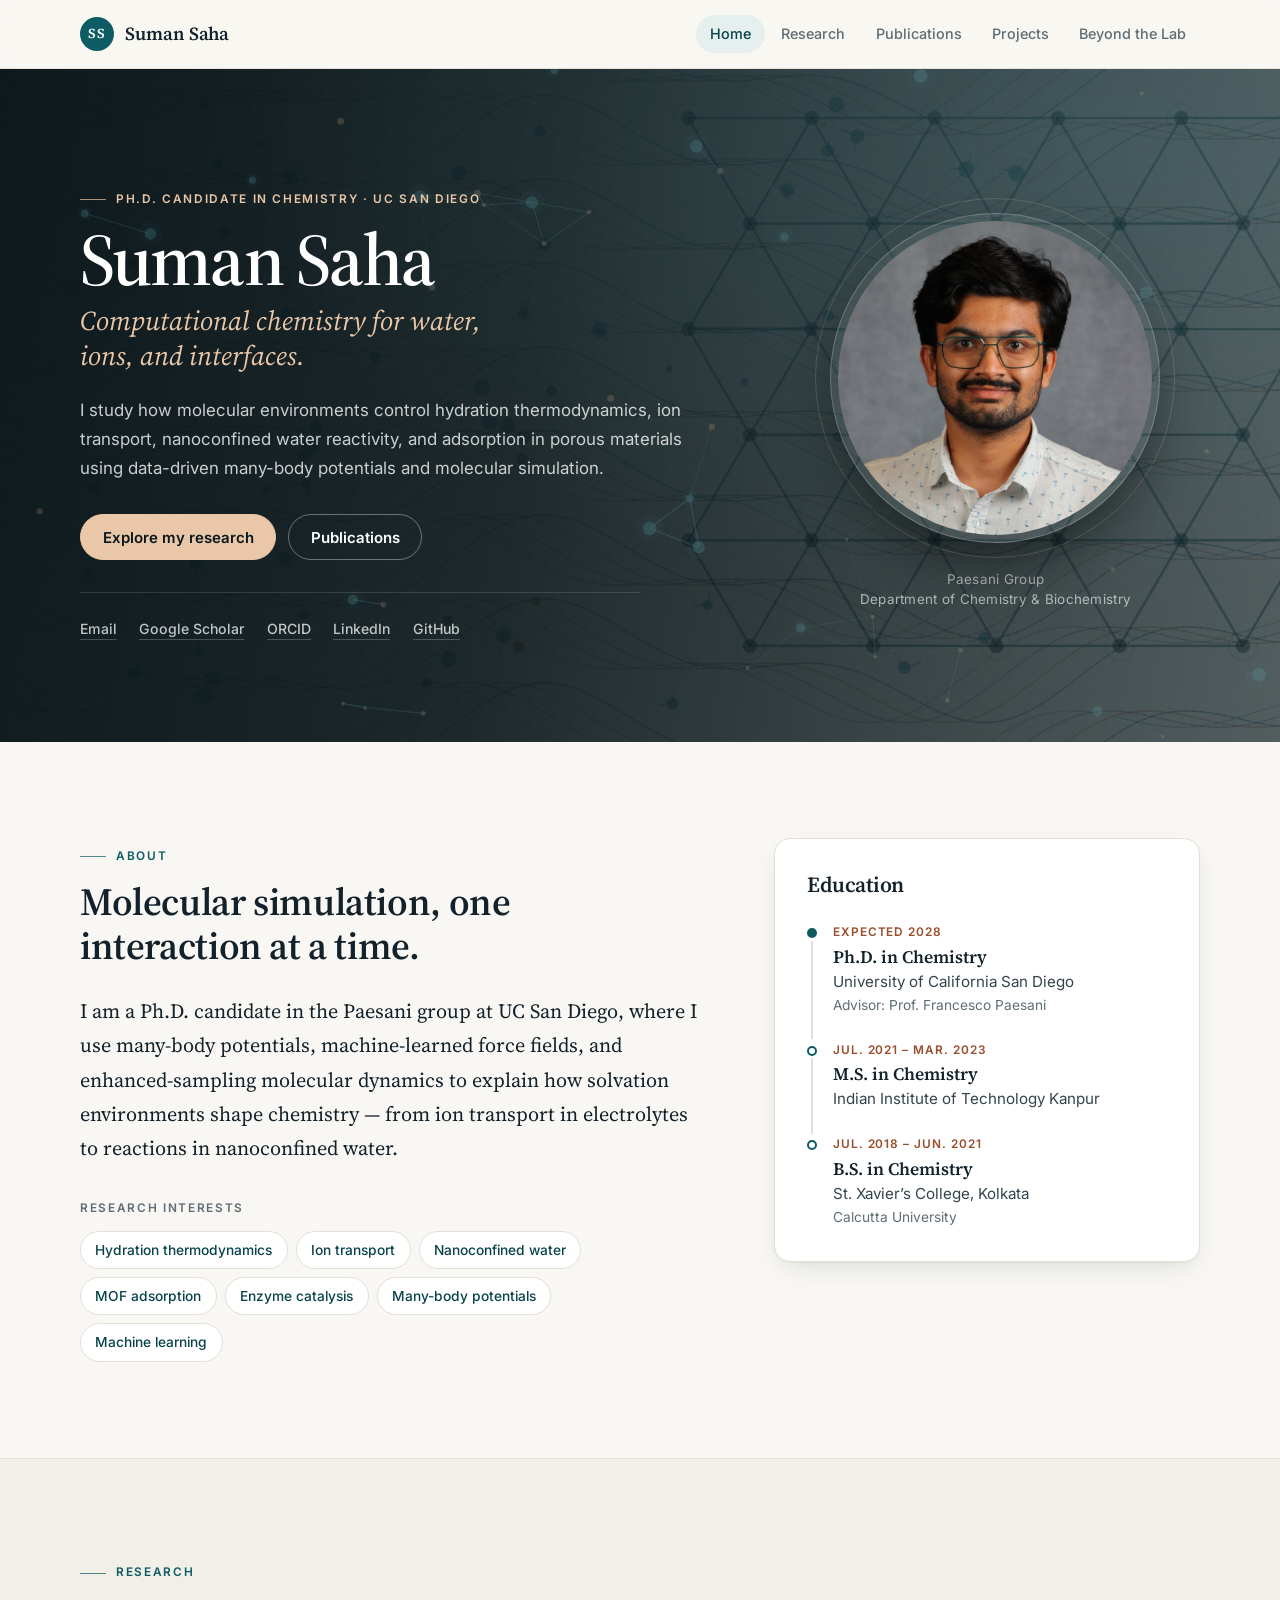
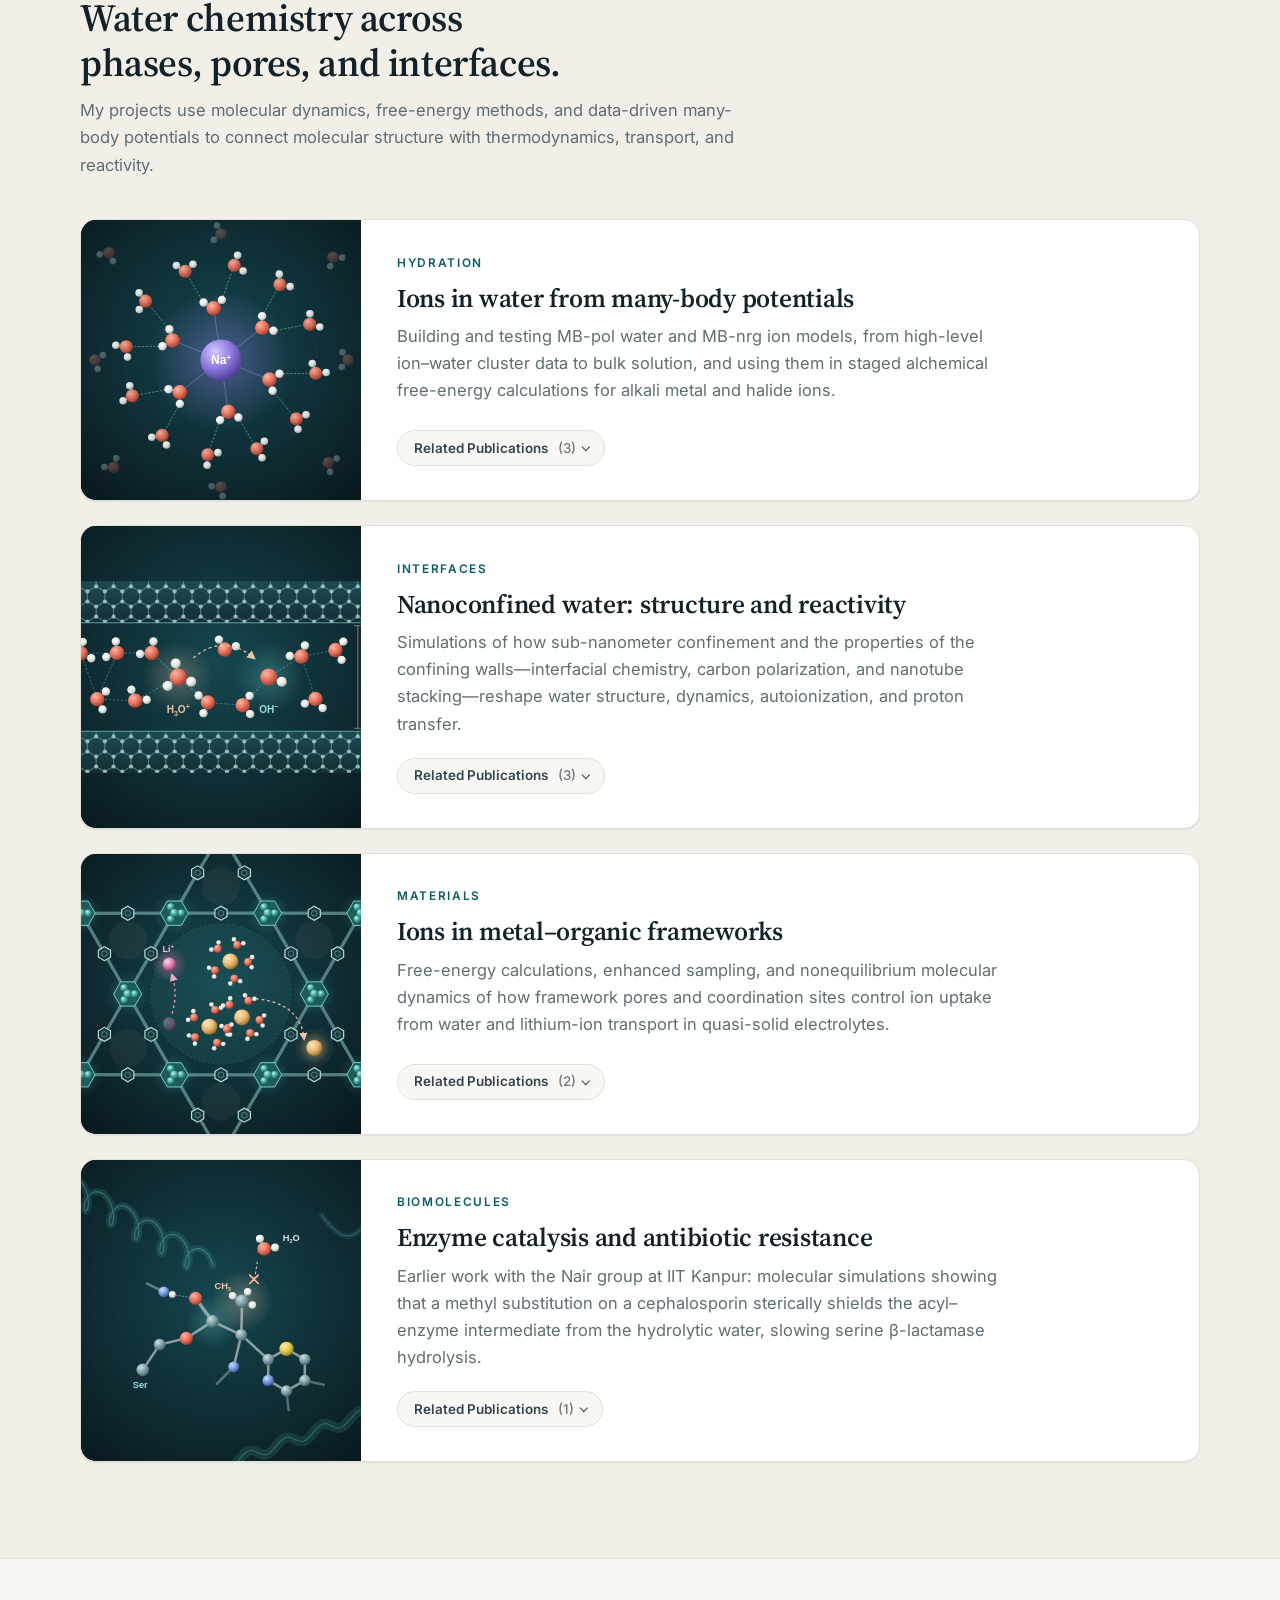
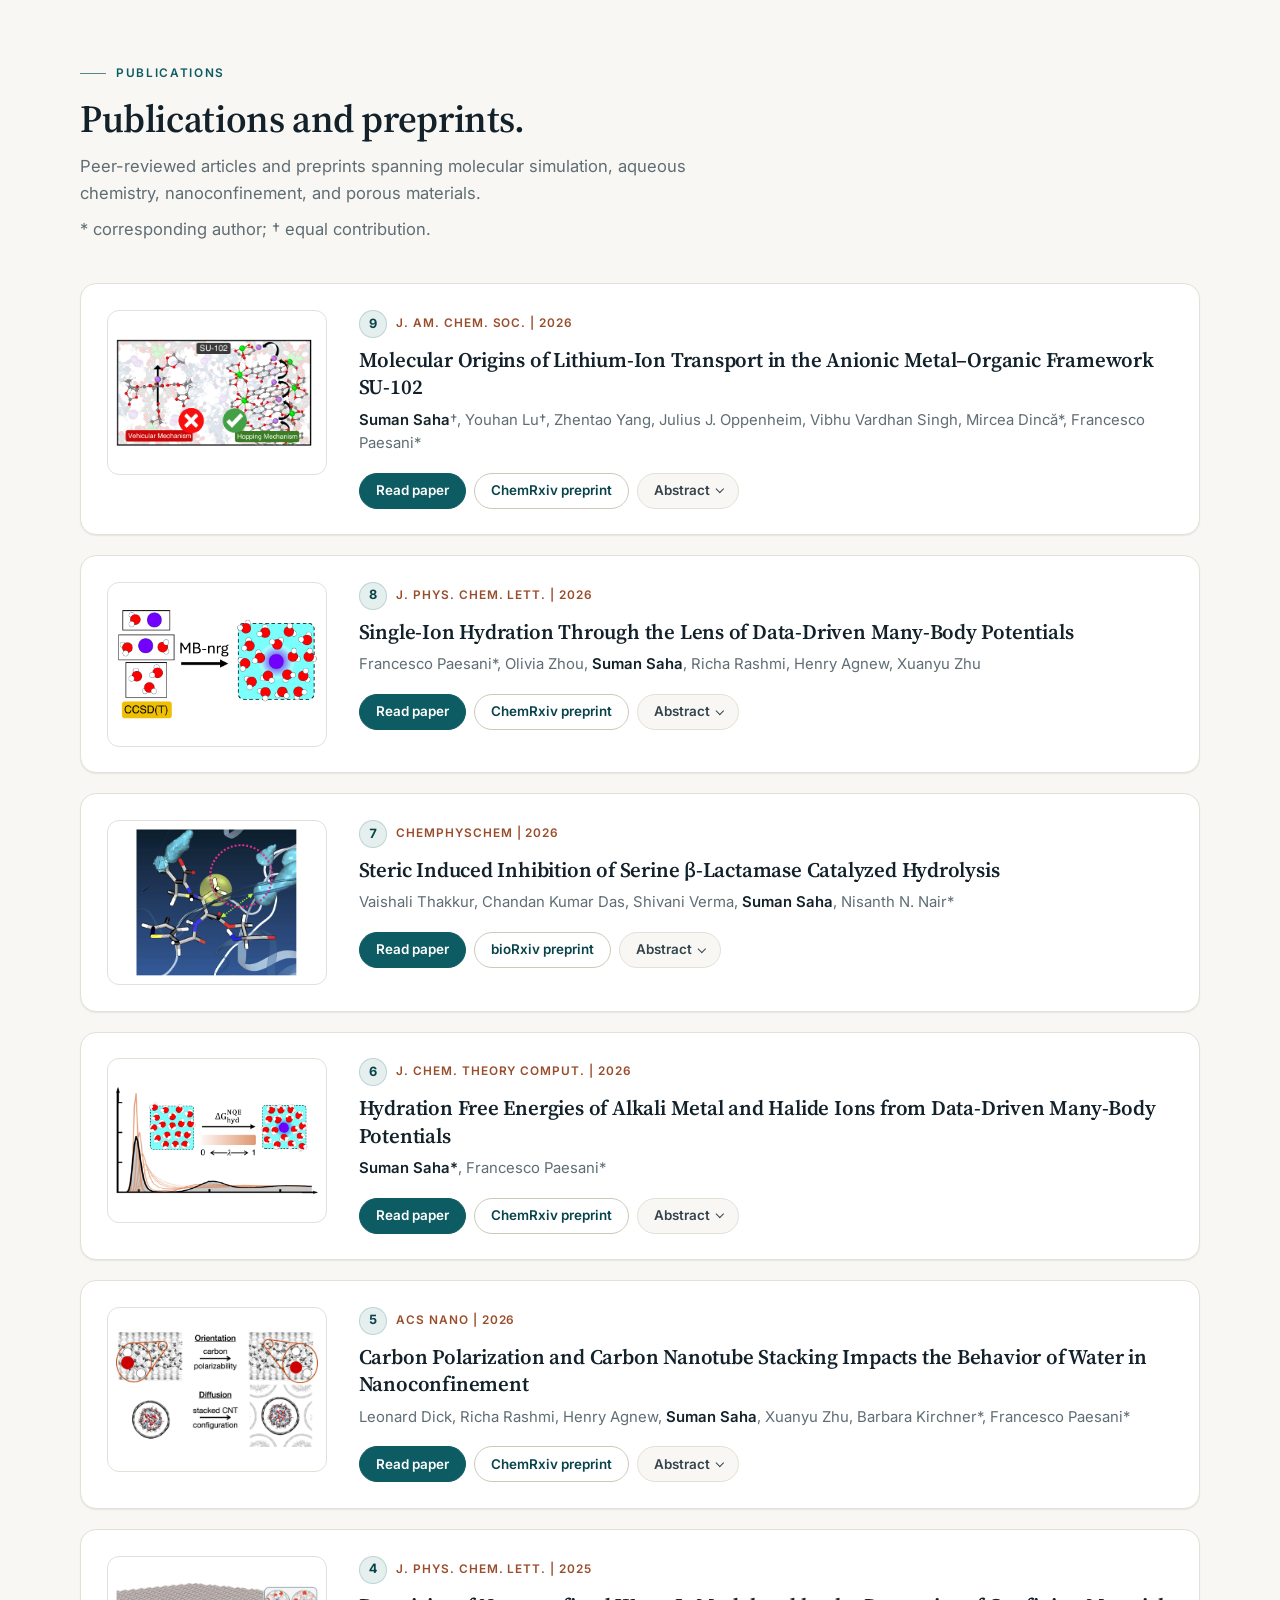
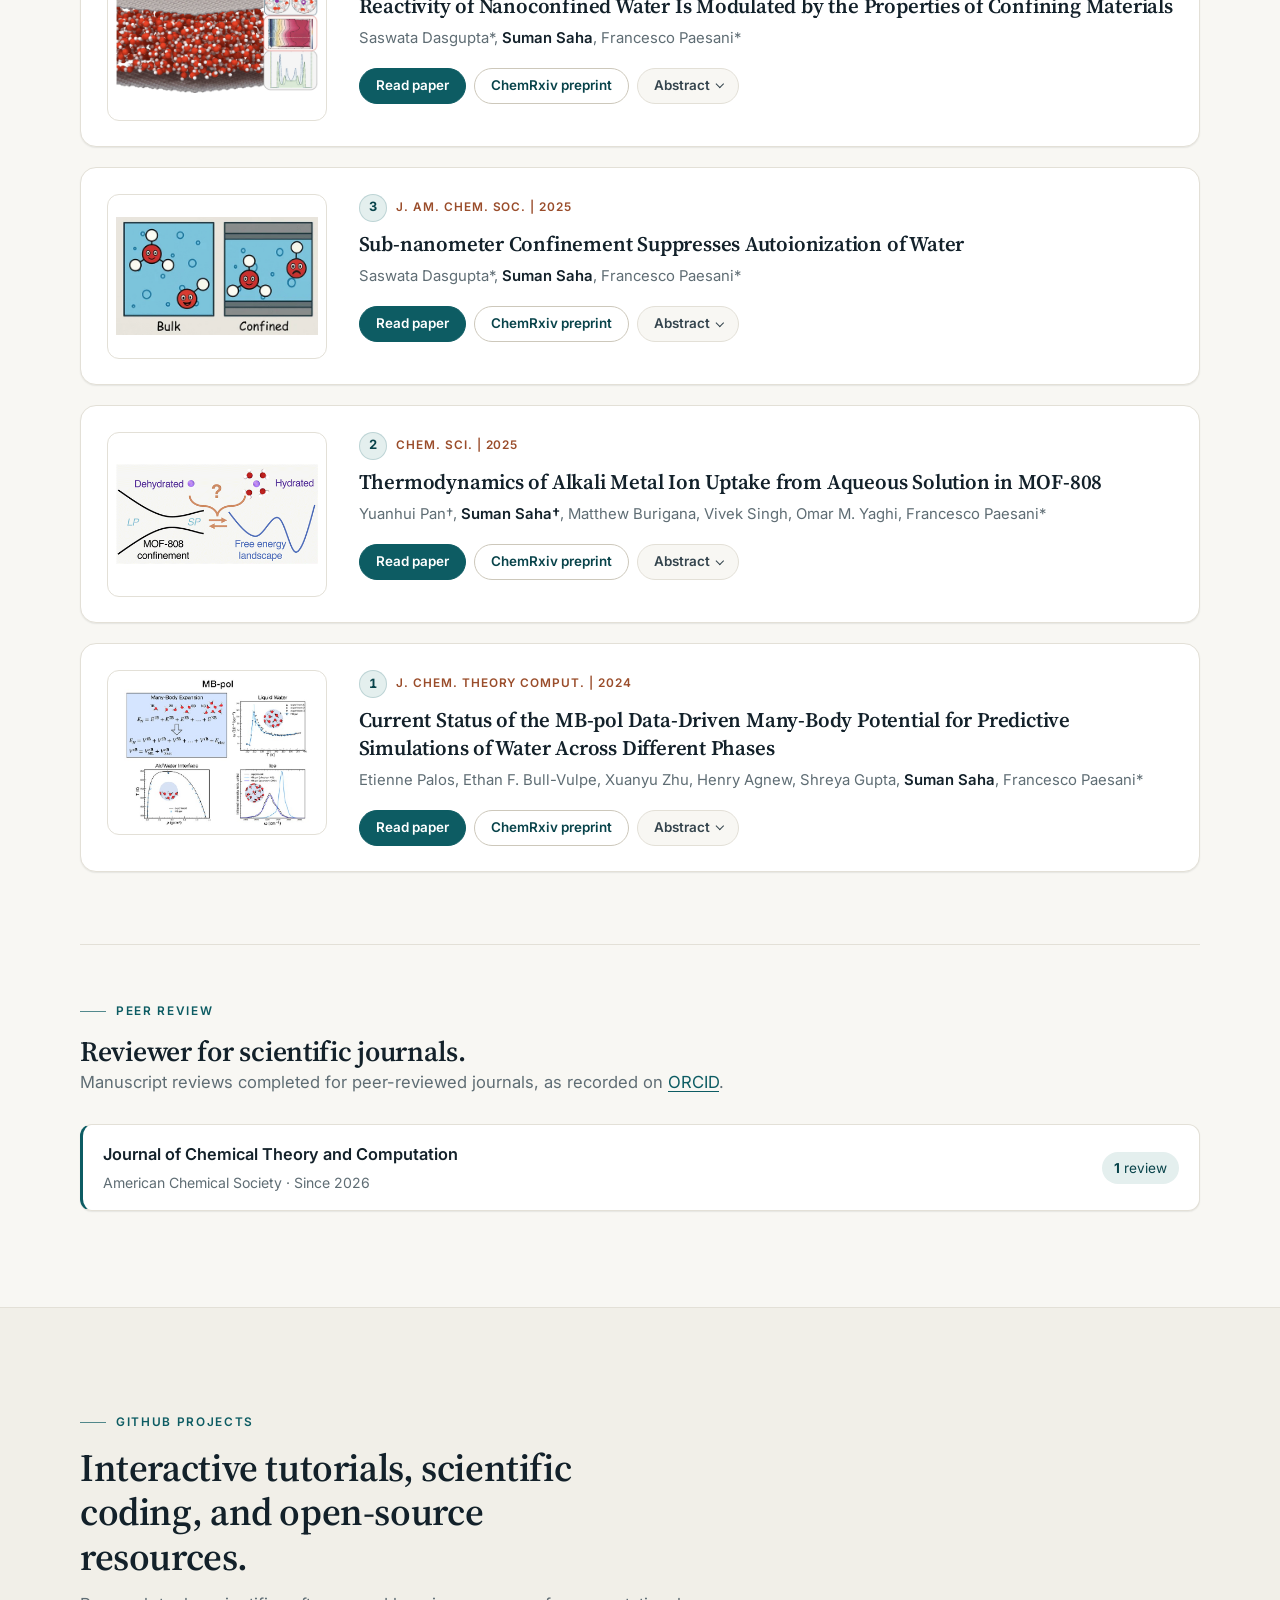
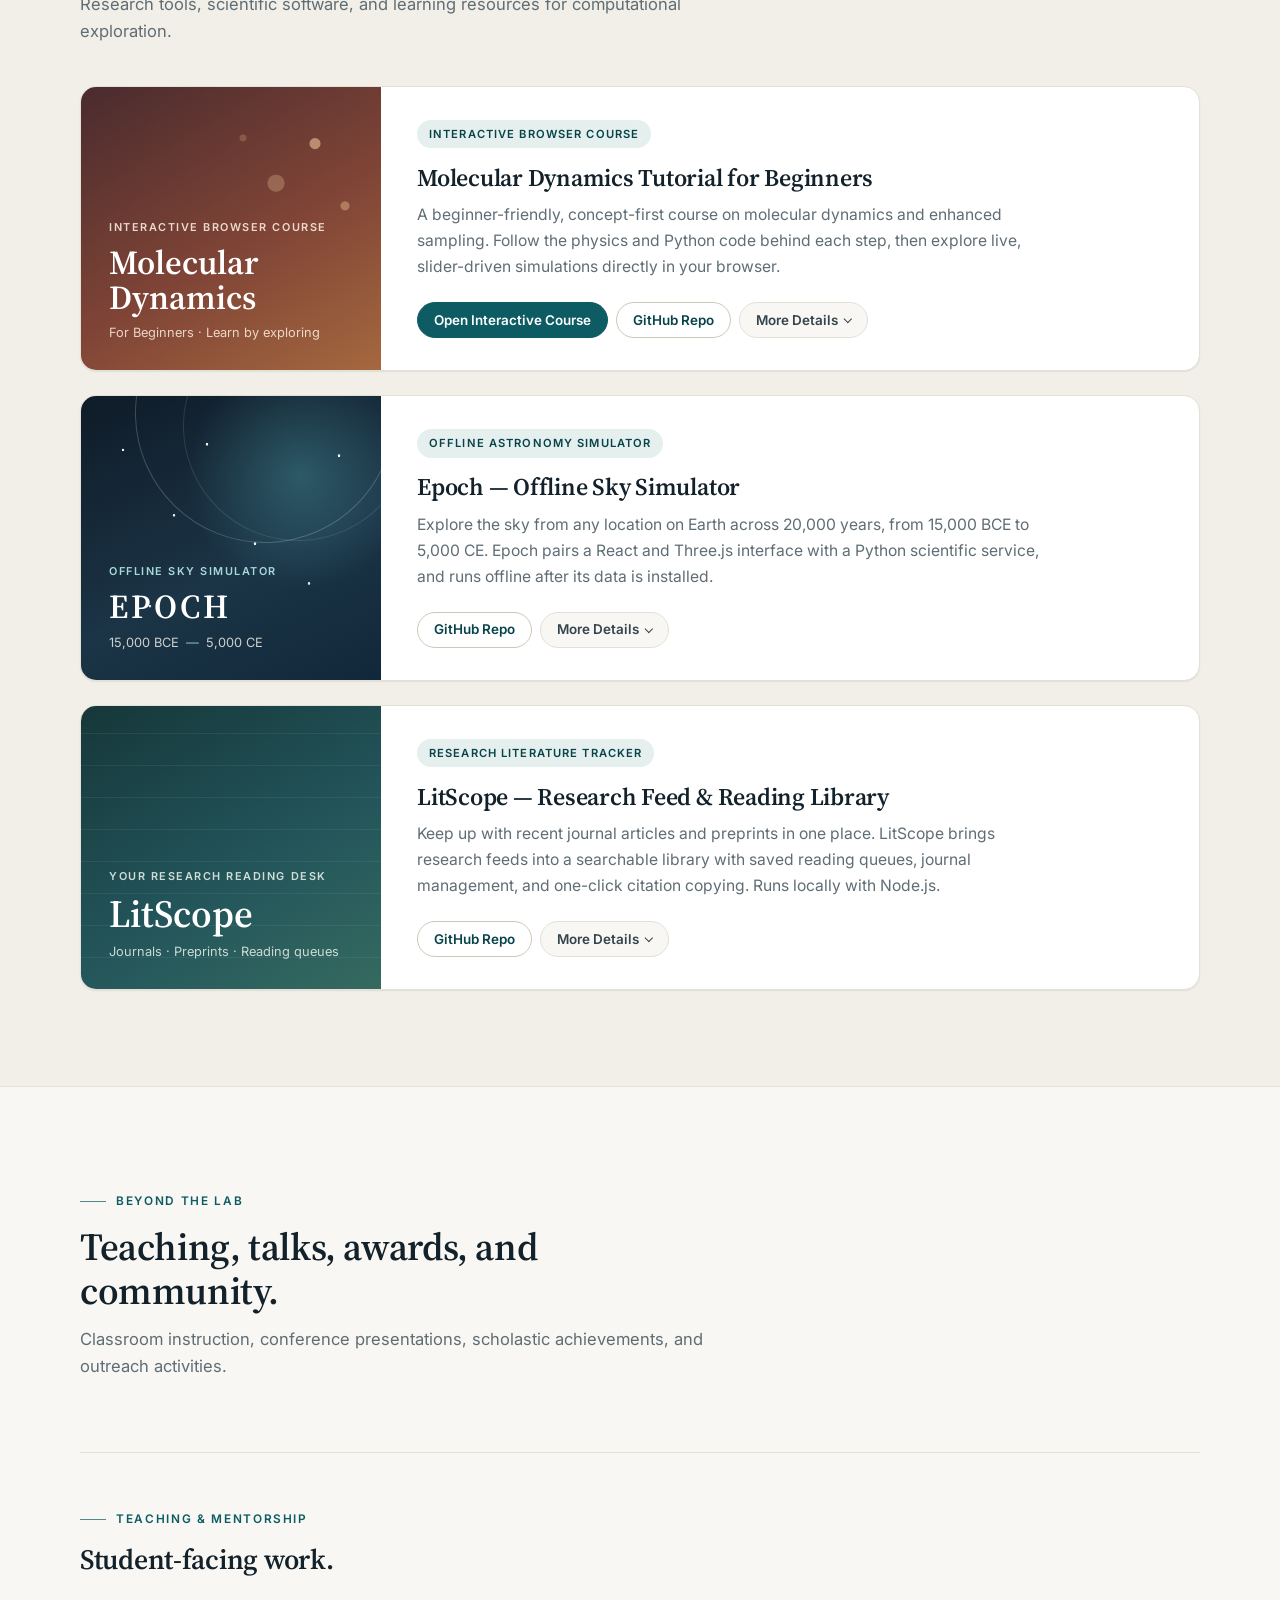
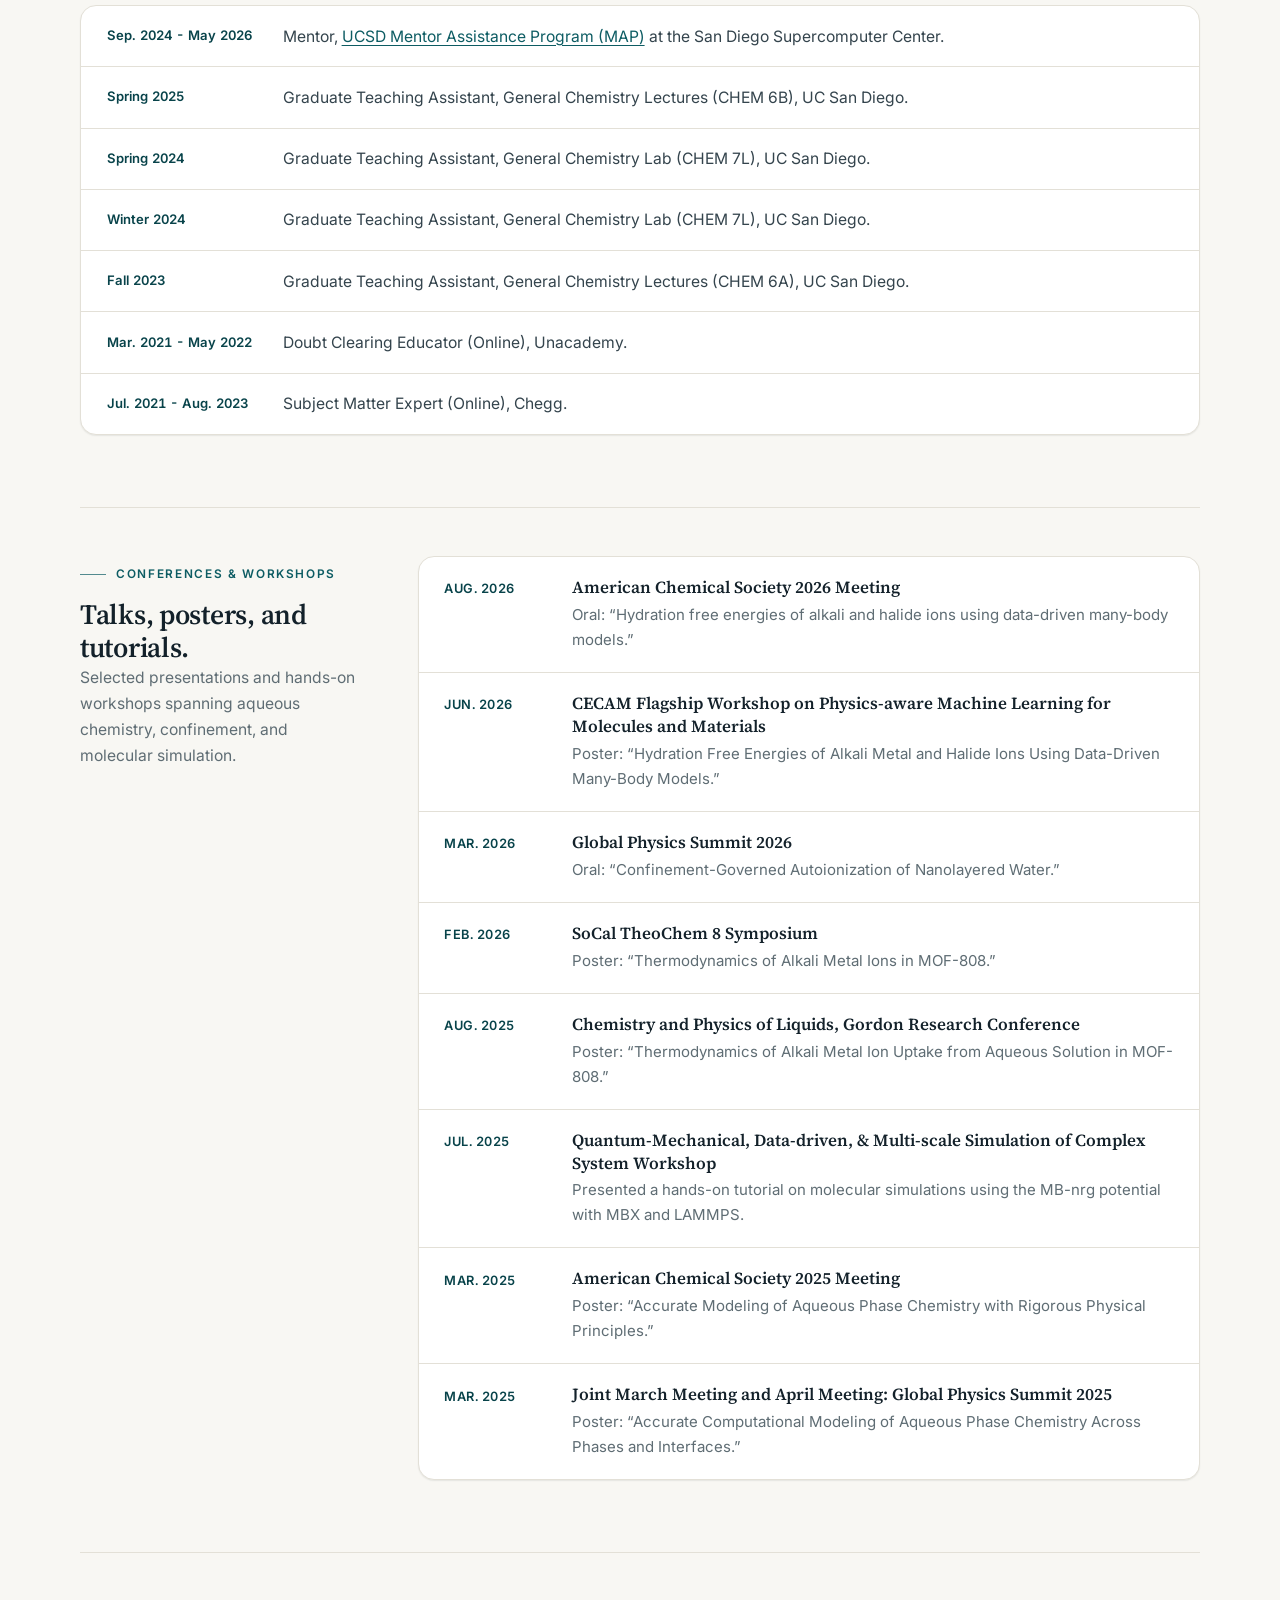
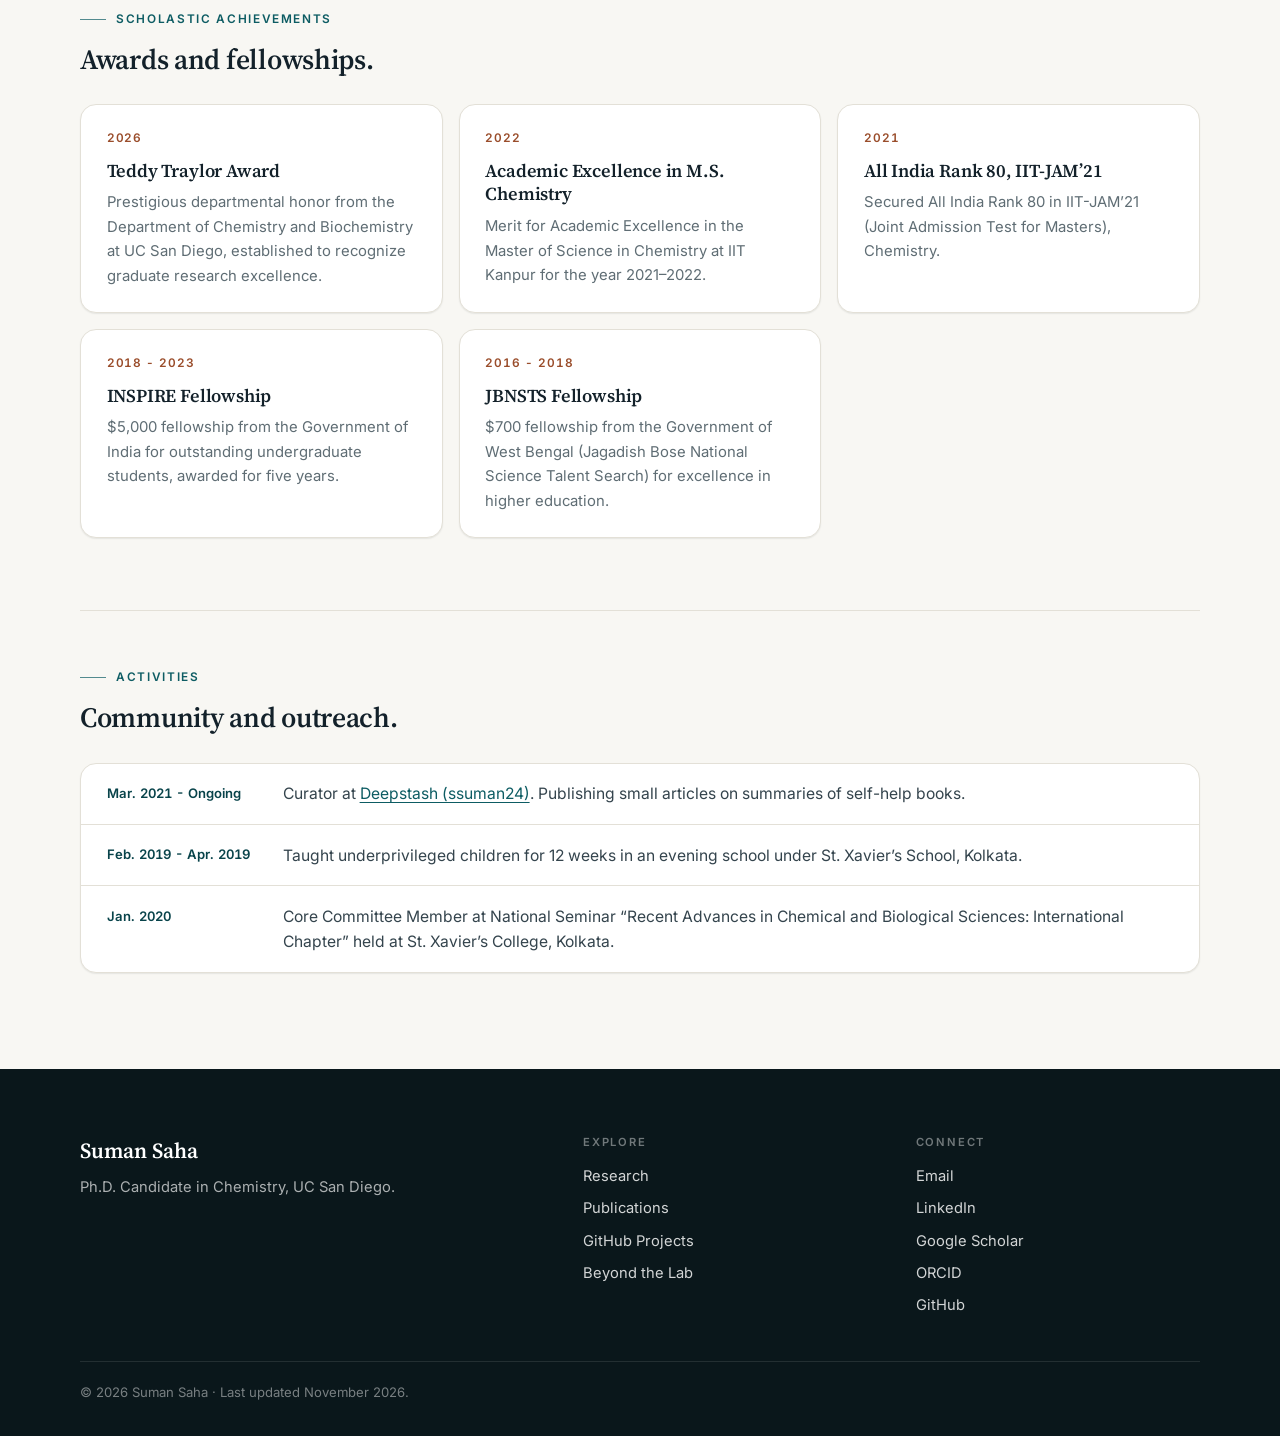
<file: index.html>
<!DOCTYPE html>
<html lang="en">
  <head>
    <!-- Google tag (gtag.js) -->
    <script async src="https://www.googletagmanager.com/gtag/js?id=G-3L5CTQQ2XT"></script>
    <script>
      window.dataLayer = window.dataLayer || [];
      function gtag(){dataLayer.push(arguments);}
      gtag('js', new Date());

      gtag('config', 'G-3L5CTQQ2XT');
    </script>
    <meta charset="UTF-8" />
    <meta name="viewport" content="width=device-width, initial-scale=1.0" />
    <title>Suman Saha | Computational Chemistry</title>
    <meta name="author" content="Suman Saha" />
    <meta
      name="description"
      content="Personal academic website of Suman Saha, Ph.D. Candidate in Chemistry at UC San Diego."
    />
    <meta property="og:type" content="website" />
    <meta property="og:title" content="Suman Saha | Computational Chemistry" />
    <meta property="og:description" content="Ph.D. candidate at UC San Diego studying ion hydration, nanoconfined water, and ion uptake and transport in metal&ndash;organic frameworks with data-driven many-body potentials and molecular simulation." />
    <meta property="og:image" content="assets/suman-portrait.jpg" />
    <meta name="twitter:card" content="summary_large_image" />
    <link rel="icon" type="image/svg+xml" href="favicon.svg" />
    <link rel="preload" href="assets/research-background.png" as="image" />
    <link rel="preconnect" href="https://fonts.googleapis.com" />
    <link rel="preconnect" href="https://fonts.gstatic.com" crossorigin />
    <link
      href="https://fonts.googleapis.com/css2?family=Inter:wght@400;500;600;700&family=Source+Serif+4:ital,opsz,wght@0,8..60,400;0,8..60,600;0,8..60,700;1,8..60,400&display=swap"
      rel="stylesheet"
    />
    <link rel="stylesheet" href="style.css?v=20261108a" />
  </head>
  <body>
    <a class="skip-link" href="#main">Skip to content</a>
    <header class="site-header">
      <nav class="nav" aria-label="Primary navigation">
        <a class="brand" href="#home"><span class="brand-mark" aria-hidden="true">SS</span><span class="brand-name">Suman Saha</span></a>
        <div class="nav-links">
          <a aria-current="location" data-scroll-link href="#home">Home</a>
          <a data-scroll-link href="#research">Research</a>
          <a data-scroll-link href="#publications">Publications</a>
          <a data-scroll-link href="#projects">Projects</a>
          <a data-scroll-link href="#beyond-the-lab">Beyond the Lab</a>
        </div>
      </nav>
    </header>

    <section class="hero hero-home" id="home" data-scroll-section="home" aria-labelledby="hero-title">
      <div class="hero-grid">
        <div class="hero-inner">
          <p class="eyebrow">Ph.D. Candidate in Chemistry &middot; UC San Diego</p>
          <h1 id="hero-title">Suman Saha</h1>
          <p class="hero-tagline">Computational chemistry for water, ions, and interfaces.</p>
          <p class="hero-copy">
            I study how molecular environments control hydration thermodynamics,
            ion transport, nanoconfined water reactivity, and adsorption in porous
            materials using data-driven many-body potentials and molecular simulation.
          </p>
          <div class="hero-actions">
            <a class="btn btn-primary" href="#research">Explore my research</a>
            <a class="btn btn-ghost" href="#publications">Publications</a>
          </div>
          <ul class="hero-social" aria-label="Contact and profile links">
            <li><a href="mailto:s7saha@ucsd.edu">Email</a></li>
            <li><a href="https://scholar.google.com/citations?user=bfwWShIAAAAJ&amp;hl=en" target="_blank" rel="noreferrer">Google Scholar</a></li>
            <li><a href="https://orcid.org/0009-0000-3877-6961" target="_blank" rel="noreferrer">ORCID</a></li>
            <li><a href="https://linkedin.com/in/saha-suman" target="_blank" rel="noreferrer">LinkedIn</a></li>
            <li><a href="https://github.com/24ssuman" target="_blank" rel="noreferrer">GitHub</a></li>
          </ul>
        </div>
        <figure class="hero-portrait">
          <div class="portrait-ring">
            <img src="assets/suman-portrait-circle.jpg" width="760" height="760"
                 alt="Portrait of Suman Saha" />
          </div>
          <figcaption>Paesani Group<br />Department of Chemistry &amp; Biochemistry</figcaption>
        </figure>
      </div>
    </section>

    <main id="main">

      <section class="section section-intro" aria-labelledby="about-title">
        <div class="intro-grid">
          <div class="intro-main">
            <div class="section-heading">
              <p class="eyebrow">About</p>
              <h2 id="about-title">Molecular simulation, one interaction at a time.</h2>
            </div>
            <p class="lead">
              I am a Ph.D. candidate in the Paesani group at UC San Diego, where I use
              many-body potentials, machine-learned force fields, and enhanced-sampling
              molecular dynamics to explain how solvation environments shape chemistry
              &mdash; from ion transport in electrolytes to reactions in nanoconfined water.
            </p>
            <h3 class="intro-subhead">Research interests</h3>
            <ul class="focus-chips" aria-label="Research focus areas">
              <li>Hydration thermodynamics</li>
              <li>Ion transport</li>
              <li>Nanoconfined water</li>
              <li>MOF adsorption</li>
              <li>Enzyme catalysis</li>
              <li>Many-body potentials</li>
              <li>Machine learning</li>
            </ul>
          </div>

          <aside class="education-panel" aria-labelledby="education-title">
            <h3 id="education-title" class="panel-title">Education</h3>
            <ol class="education-list">
              <li>
                <span class="edu-date">Expected 2028</span>
                <strong>Ph.D. in Chemistry</strong>
                <span class="edu-school">University of California San Diego</span>
                <span class="edu-detail">Advisor: Prof. Francesco Paesani</span>
              </li>
              <li>
                <span class="edu-date">Jul. 2021 – Mar. 2023</span>
                <strong>M.S. in Chemistry</strong>
                <span class="edu-school">Indian Institute of Technology Kanpur</span>
              </li>
              <li>
                <span class="edu-date">Jul. 2018 – Jun. 2021</span>
                <strong>B.S. in Chemistry</strong>
                <span class="edu-school">St. Xavier&rsquo;s College, Kolkata</span>
                <span class="edu-detail">Calcutta University</span>
              </li>
            </ol>
          </aside>
        </div>
      </section>

      <section class="section section-scroll section-band" id="research" data-scroll-section="research" aria-labelledby="research-title">
        <div class="scroll-section-inner">
          <div class="section-heading scroll-section-heading">
            <p class="eyebrow">Research</p>
            <h2 id="research-title">Water chemistry across phases, pores, and interfaces.</h2>
            <p>
              My projects use molecular dynamics, free-energy methods, and
              data-driven many-body potentials to connect molecular structure with
              thermodynamics, transport, and reactivity.
            </p>
          </div>

          <div class="research-section">
            <article class="research-card reveal-item">
              <img src="assets/research_hydration.svg?v=20261107" alt="Illustration of a sodium ion surrounded by its first and second shells of hydrogen-bonded water molecules" class="research-card-image" loading="lazy" decoding="async" />
              <div class="research-card-body">
                <p class="card-kicker">Hydration</p>
                <h3>Ions in water from many-body potentials</h3>
                <p>
                  Building and testing MB-pol water and MB-nrg ion models, from
                  high-level ion&ndash;water cluster data to bulk solution, and using
                  them in staged alchemical free-energy calculations for alkali
                  metal and halide ions.
                </p>
                <details class="related-pubs">
                  <summary class="related-pubs-btn">Related Publications <span class="pub-count">(3)</span></summary>
                  <ul class="related-pubs-list">
                    <li>
                      <a href="https://doi.org/10.1021/acs.jctc.6c00391" target="_blank" rel="noreferrer">Hydration Free Energies of Alkali Metal and Halide Ions from Data-Driven Many-Body Potentials</a>
                      <span class="related-pub-meta">J. Chem. Theory Comput. | 2026</span>
                    </li>
                    <li>
                      <a href="https://pubs.acs.org/jpclcd/article/doi/10.1021/acs.jpclett.6c02987/5466428/Single-Ion-Hydration-Through-the-Lens-of-Data" target="_blank" rel="noreferrer">Single-Ion Hydration Through the Lens of Data-Driven Many-Body Potentials</a>
                      <span class="related-pub-meta">J. Phys. Chem. Lett. | 2026</span>
                    </li>
                    <li>
                      <a href="https://doi.org/10.1021/acs.jctc.4c01005" target="_blank" rel="noreferrer">Current Status of the MB-pol Data-Driven Many-Body Potential for Predictive Simulations of Water Across Different Phases</a>
                      <span class="related-pub-meta">J. Chem. Theory Comput. | 2024</span>
                    </li>
                  </ul>
                </details>
              </div>
            </article>

            <article class="research-card reveal-item">
              <img src="assets/research_confinement.svg?v=20261107" alt="Illustration of a water monolayer confined between two carbon sheets, with proton transfer between hydronium and hydroxide ions" class="research-card-image" loading="lazy" decoding="async" />
              <div class="research-card-body">
                <p class="card-kicker">Interfaces</p>
                <h3>Nanoconfined water: structure and reactivity</h3>
                <p>
                  Simulations of how sub-nanometer confinement and the properties
                  of the confining walls&mdash;interfacial chemistry, carbon
                  polarization, and nanotube stacking&mdash;reshape water structure,
                  dynamics, autoionization, and proton transfer.
                </p>
                <details class="related-pubs">
                  <summary class="related-pubs-btn">Related Publications <span class="pub-count">(3)</span></summary>
                  <ul class="related-pubs-list">
                    <li>
                      <a href="https://doi.org/10.1021/acsnano.5c17458" target="_blank" rel="noreferrer">Carbon Polarization and Carbon Nanotube Stacking Impacts the Behavior of Water in Nanoconfinement</a>
                      <span class="related-pub-meta">ACS Nano | 2026</span>
                    </li>
                    <li>
                      <a href="https://doi.org/10.1021/acs.jpclett.5c02963" target="_blank" rel="noreferrer">Reactivity of Nanoconfined Water Is Modulated by the Properties of Confining Materials</a>
                      <span class="related-pub-meta">J. Phys. Chem. Lett. | 2025</span>
                    </li>
                    <li>
                      <a href="https://doi.org/10.1021/jacs.5c08273" target="_blank" rel="noreferrer">Sub-nanometer Confinement Suppresses Autoionization of Water</a>
                      <span class="related-pub-meta">J. Am. Chem. Soc. | 2025</span>
                    </li>
                  </ul>
                </details>
              </div>
            </article>

            <article class="research-card reveal-item">
              <img src="assets/research_mof_ions.svg?v=20261107" alt="Illustration of a zirconium metal&ndash;organic framework with hydrated ions in a large pore, a dehydrated ion moving into a small pore, and a lithium ion hopping between linker sites" class="research-card-image" loading="lazy" decoding="async" />
              <div class="research-card-body">
                <p class="card-kicker">Materials</p>
                <h3>Ions in metal&ndash;organic frameworks</h3>
                <p>
                  Free-energy calculations, enhanced sampling, and nonequilibrium
                  molecular dynamics of how framework pores and coordination sites
                  control ion uptake from water and lithium-ion transport in
                  quasi-solid electrolytes.
                </p>
                <details class="related-pubs">
                  <summary class="related-pubs-btn">Related Publications <span class="pub-count">(2)</span></summary>
                  <ul class="related-pubs-list">
                    <li>
                      <a href="https://doi.org/10.1021/jacs.6c17976" target="_blank" rel="noreferrer">Molecular Origins of Lithium-Ion Transport in the Anionic Metal&ndash;Organic Framework SU-102</a>
                      <span class="related-pub-meta">J. Am. Chem. Soc. | 2026</span>
                    </li>
                    <li>
                      <a href="https://doi.org/10.1039/D5SC01596K" target="_blank" rel="noreferrer">Thermodynamics of Alkali Metal Ion Uptake from Aqueous Solution in MOF-808</a>
                      <span class="related-pub-meta">Chem. Sci. | 2025</span>
                    </li>
                  </ul>
                </details>
              </div>
            </article>

            <article class="research-card reveal-item">
              <img src="assets/research_enzyme.svg?v=20261107" alt="Illustration of a serine &beta;-lactamase acyl&ndash;enzyme intermediate, where a methyl group blocks the hydrolytic water molecule from reaching the acyl carbon" class="research-card-image" loading="lazy" decoding="async" />
              <div class="research-card-body">
                <p class="card-kicker">Biomolecules</p>
                <h3>Enzyme catalysis and antibiotic resistance</h3>
                <p>
                  Earlier work with the Nair group at IIT Kanpur: molecular
                  simulations showing that a methyl substitution on a cephalosporin
                  sterically shields the acyl&ndash;enzyme intermediate from the
                  hydrolytic water, slowing serine &beta;-lactamase hydrolysis.
                </p>
                <details class="related-pubs">
                  <summary class="related-pubs-btn">Related Publications <span class="pub-count">(1)</span></summary>
                  <ul class="related-pubs-list">
                    <li>
                      <a href="https://doi.org/10.1002/cphc.70414" target="_blank" rel="noreferrer">Steric Induced Inhibition of Serine &beta;-Lactamase Catalyzed Hydrolysis</a>
                      <span class="related-pub-meta">ChemPhysChem | 2026</span>
                    </li>
                  </ul>
                </details>
              </div>
            </article>
          </div>
        </div>
      </section>

      <section class="section section-scroll" id="publications" data-scroll-section="publications" aria-labelledby="publications-title">
        <div class="scroll-section-inner">
          <div class="section-heading scroll-section-heading">
            <p class="eyebrow">Publications</p>
            <h2 id="publications-title">Publications and preprints.</h2>
            <p>
              Peer-reviewed articles and preprints spanning molecular simulation, aqueous
              chemistry, nanoconfinement, and porous materials.
            </p>
            <p class="section-note">* corresponding author; † equal contribution.</p>
          </div>

          <div class="publication-section">
            <article class="paper-card reveal-item">
              <img src="assets/publications/su102-lithium-transport.png?v=20261017" alt="TOC illustration contrasting vehicular lithium-ion transport with hopping through SU-102" loading="lazy" decoding="async" />
              <div class="paper-body">
                <div class="paper-meta-row"><span class="paper-num" title="Publication 9">9</span><span class="paper-meta">J. Am. Chem. Soc. | 2026</span></div>
                <h3 class="paper-title">Molecular Origins of Lithium-Ion Transport in the Anionic Metal–Organic Framework SU-102</h3>
                <p class="summary-authors"><strong>Suman Saha</strong>†, Youhan Lu†, Zhentao Yang, Julius J. Oppenheim, Vibhu Vardhan Singh, Mircea Dincă*, Francesco Paesani*</p>
                <div class="paper-links">
                  <a class="paper-link" href="https://doi.org/10.1021/jacs.6c17976" target="_blank" rel="noreferrer">Read paper</a>
                  <a class="paper-link reprint-link" href="https://doi.org/10.26434/chemrxiv.15008063/v1" target="_blank" rel="noreferrer">ChemRxiv preprint</a>
                  <button class="abstract-toggle" type="button" aria-expanded="false" aria-controls="abstract-su102">Abstract</button>
                </div>
                <div class="paper-abstract" id="abstract-su102">
                  <p>Metal–organic framework (MOF) quasi-solid electrolytes offer chemically tunable environments for ion transport, but the molecular roles of framework coordination and confined solvent remain unclear. We combined solid-state nuclear magnetic resonance (ssNMR) measurements with molecular dynamics simulations to determine the Li<sup>+</sup> transport mechanism in propylene carbonate (PC)-filled SU-102. Variable-temperature direct- and cross-polarization <sup>7</sup>Li ssNMR reveal two distinct Li<sup>+</sup> populations with different local tumbling dynamics. Our simulations identified Zr-associated, linker-associated, and fully PC-solvated Li<sup>+</sup> coordination environments. The most strongly stabilizing Li<sup>+</sup> site is not necessarily the one that carries transport: Zr-associated sites bind Li<sup>+</sup> most strongly but form a discontinuous network along the pore axis, whereas the weaker-binding linker sites form a continuous one. Linker-associated Li<sup>+</sup> also shows faster site-persistence decay and the largest trial-weighted displacement, and linker-to-linker hopping is the most frequent classified event, followed by Zr-to-Zr hopping. Chemical color-diffusion nonequilibrium molecular dynamics yielded an ionic conductivity of 1.34 ± 0.48 mS cm<sup>−1</sup> along the one-dimensional channels and negligible conductivity perpendicular to them, giving an orientational average of 0.45 ± 0.16 mS cm<sup>−1</sup>, in close agreement with experiment (0.52 mS cm<sup>−1</sup>). Together, our results indicate that PC-assisted hopping between linker sites contributes more strongly than vehicular diffusion of fully solvated ions, with confined PC retained in the coordination shell across these transfers. These findings identify the balance between ion–framework stabilization and facile site-to-site exchange as a key design principle for reticular quasi-solid electrolytes.</p>
                </div>
              </div>
            </article>

            <article class="paper-card reveal-item">
              <img src="assets/publications/single-ion-hydration.png?v=20261107" alt="Diagram showing CCSD(T) ion–water clusters informing an MB-nrg model for a hydrated ion" loading="lazy" decoding="async" />
              <div class="paper-body">
                <div class="paper-meta-row"><span class="paper-num" title="Publication 8">8</span><span class="paper-meta">J. Phys. Chem. Lett. | 2026</span></div>
                <h3 class="paper-title">Single-Ion Hydration Through the Lens of Data-Driven Many-Body Potentials</h3>
                <p class="summary-authors">Francesco Paesani*, Olivia Zhou, <strong>Suman Saha</strong>, Richa Rashmi, Henry Agnew, Xuanyu Zhu</p>
                <div class="paper-links">
                  <a class="paper-link" href="https://pubs.acs.org/jpclcd/article/doi/10.1021/acs.jpclett.6c02987/5466428/Single-Ion-Hydration-Through-the-Lens-of-Data" target="_blank" rel="noreferrer">Read paper</a>
                  <a class="paper-link reprint-link" href="https://doi.org/10.26434/chemrxiv.15008896/v2" target="_blank" rel="noreferrer">ChemRxiv preprint</a>
                  <button class="abstract-toggle" type="button" aria-expanded="false" aria-controls="abstract-single-ion-hydration">Abstract</button>
                </div>
                <div class="paper-abstract" id="abstract-single-ion-hydration">
                  <p>Single-ion hydration provides a stringent test of molecular models because local ion–water interactions, collective polarization, nuclear quantum effects, and long-range electrostatics all contribute to experimentally measurable structure, spectra, and thermodynamics. Here we discuss how data-driven many-body potentials, in particular MB-pol for water and MB-nrg for hydrated ions, provide a physically transparent route from correlated electronic structure data to predictive simulations of ion hydration from clusters to bulk water and aqueous interfaces. We emphasize how this framework transforms single-ion hydration from a parameterization problem into a hierarchy of many-body observables, and we outline opportunities for connecting simulations directly with interfacial spectroscopy, hydration free energies, and complex electrolyte environments.</p>
                </div>
              </div>
            </article>

            <article class="paper-card reveal-item">
              <img src="assets/publications/betalactam-computations.png?v=3" alt="Visual summary for beta-lactam computational paper" loading="lazy" decoding="async" />
              <div class="paper-body">
                <div class="paper-meta-row"><span class="paper-num" title="Publication 7">7</span><span class="paper-meta">ChemPhysChem | 2026</span></div>
                <h3 class="paper-title">Steric Induced Inhibition of Serine β-Lactamase Catalyzed Hydrolysis</h3>
                <p class="summary-authors">Vaishali Thakkur, Chandan Kumar Das, Shivani Verma, <strong>Suman Saha</strong>, Nisanth N. Nair*</p>
                <div class="paper-links">
                  <a class="paper-link" href="https://doi.org/10.1002/cphc.70414" target="_blank" rel="noreferrer">Read paper</a>
                  <a class="paper-link reprint-link" href="https://www.biorxiv.org/content/10.1101/2024.01.14.575563v1-0.full" target="_blank" rel="noreferrer">bioRxiv preprint</a>
                  <button class="abstract-toggle" type="button" aria-expanded="false" aria-controls="abstract-2">Abstract</button>
                </div>
                <div class="paper-abstract" id="abstract-2">
                  <p>Serine β-lactamases are bacterial enzymes that cause antibiotic resistance by rapid hydrolysis of β-lactam antibiotics. Development of efficient covalent inhibitors for serine β-lactamases requires an understanding of the factors that can increase the free energy barrier for hydrolysis of the covalent-intermediate formed by the β-lactamases and the ligands. We show that steric factors introduced by methyl substitution at a suitable position in an existing β-lactam drug can slow down its hydrolysis by sterically hindering the hydrolytic water molecule from approaching the reaction site. Through molecular simulations, we demonstrate that a weak cephalosporin, like cephalothin, can be revitalized with this strategy. An increase in the lifetime of the acyl–enzyme complex leads to the inhibition of serine β-lactamases.</p>
                </div>
              </div>
            </article>

            <article class="paper-card reveal-item">
              <img src="assets/publications/hydration-free-energies.png?v=2" alt="Visual summary for hydration free energies paper" loading="lazy" decoding="async" />
              <div class="paper-body">
                <div class="paper-meta-row"><span class="paper-num" title="Publication 6">6</span><span class="paper-meta">J. Chem. Theory Comput. | 2026</span></div>
                <h3 class="paper-title">Hydration Free Energies of Alkali Metal and Halide Ions from Data-Driven Many-Body Potentials</h3>
                <p class="summary-authors"><strong>Suman Saha*</strong>, Francesco Paesani*</p>
                <div class="paper-links">
                  <a class="paper-link" href="https://doi.org/10.1021/acs.jctc.6c00391" target="_blank" rel="noreferrer">Read paper</a>
                  <a class="paper-link reprint-link" href="https://doi.org/10.26434/chemrxiv.15000607/v2" target="_blank" rel="noreferrer">ChemRxiv preprint</a>
                  <button class="abstract-toggle" type="button" aria-expanded="false" aria-controls="abstract-3">Abstract</button>
                </div>
                <div class="paper-abstract" id="abstract-3">
                  <p>Single-ion hydration free energies stringently test molecular models for aqueous ions, but quantitative comparison is complicated by the interplay of short-range ion–water interactions, long-range electrostatics, many-body polarization, and nuclear quantum effects (NQE). Here, we compute hydration free energies for alkali-metal cations (Li<sup>+</sup>–Cs<sup>+</sup>) and halide anions (F<sup>−</sup>–I<sup>−</sup>) using MB-nrg ion potentials in MB-pol water. Free energies are evaluated with a staged alchemical cycle in which ion–water interactions are introduced sequentially (charge, polarization, and explicit 2-body and 3-body terms), enabling stable sampling of each contribution. Across both ion families, MB-nrg/MB-pol reproduces the expected monotonic weakening of hydration with increasing ionic size and yields close agreement with experiment. Ion–water radial distribution functions show that electrostatics rapidly establishes the first hydration shell, while the explicit many-body corrections relax short-range overstructuring toward the fully interacting reference distribution.</p>
                </div>
              </div>
            </article>

            <article class="paper-card reveal-item">
              <img src="assets/publications/nanotube-water.png?v=2" alt="Visual summary for nanoconfined water in carbon nanotubes paper" loading="lazy" decoding="async" />
              <div class="paper-body">
                <div class="paper-meta-row"><span class="paper-num" title="Publication 5">5</span><span class="paper-meta">ACS Nano | 2026</span></div>
                <h3 class="paper-title">Carbon Polarization and Carbon Nanotube Stacking Impacts the Behavior of Water in Nanoconfinement</h3>
                <p class="summary-authors">Leonard Dick, Richa Rashmi, Henry Agnew, <strong>Suman Saha</strong>, Xuanyu Zhu, Barbara Kirchner*, Francesco Paesani*</p>
                <div class="paper-links">
                  <a class="paper-link" href="https://doi.org/10.1021/acsnano.5c17458" target="_blank" rel="noreferrer">Read paper</a>
                  <a class="paper-link reprint-link" href="https://doi.org/10.26434/chemrxiv-2025-3znm9" target="_blank" rel="noreferrer">ChemRxiv preprint</a>
                  <button class="abstract-toggle" type="button" aria-expanded="false" aria-controls="abstract-4">Abstract</button>
                </div>
                <div class="paper-abstract" id="abstract-4">
                  <p>The structural and dynamical properties of water confined in subnanometer, single-walled carbon nanotubes (CNTs) are investigated using molecular dynamics simulations. With radii ranging from 4 to 8 Å, we assess confinement-size effects using fully flexible CNTs with explicit carbon polarizability and the MB-pol water model. Density distributions reveal that single-file water chains form in the narrow (10,0) CNT, pentagonal ring structures form in the intermediate (15,0) CNT, and a two-layer arrangement forms in the wider (20,0) CNT. Angular distributions show that the influence of carbon polarization on water orientation grows with CNT diameter, accompanied by a pronounced tilt of water molecules toward the CNT wall. Simulations of vertically aligned CNT arrays demonstrate that intertube interactions significantly impact water dynamics: in stacked (20,0) configurations, intermittent hydrogen-bond lifetimes decrease by 20–25% and layer residence times drop by up to 20% relative to isolated CNTs.</p>
                </div>
              </div>
            </article>

            <article class="paper-card reveal-item">
              <img src="assets/publications/reactive-confined-water.png?v=2" alt="Visual summary for nanoconfined water reactivity paper" loading="lazy" decoding="async" />
              <div class="paper-body">
                <div class="paper-meta-row"><span class="paper-num" title="Publication 4">4</span><span class="paper-meta">J. Phys. Chem. Lett. | 2025</span></div>
                <h3 class="paper-title">Reactivity of Nanoconfined Water Is Modulated by the Properties of Confining Materials</h3>
                <p class="summary-authors">Saswata Dasgupta*, <strong>Suman Saha</strong>, Francesco Paesani*</p>
                <div class="paper-links">
                  <a class="paper-link" href="https://doi.org/10.1021/acs.jpclett.5c02963" target="_blank" rel="noreferrer">Read paper</a>
                  <a class="paper-link reprint-link" href="https://doi.org/10.26434/chemrxiv-2025-4vmx6" target="_blank" rel="noreferrer">ChemRxiv preprint</a>
                  <button class="abstract-toggle" type="button" aria-expanded="false" aria-controls="abstract-5">Abstract</button>
                </div>
                <div class="paper-abstract" id="abstract-5">
                  <p>The autoionization of water, a fundamental process in aqueous chemistry, is profoundly altered under nanoconfinement. The properties of the confining material determine the layer dependence of autoionization, dictating whether reactions are stabilized at the interface or in the subsurface. Under weak water–wall interactions, hydroxide is destabilized at the interface, leading the reaction to proceed preferentially in the subsurface. Conversely, under strong water–wall interactions, the interfacial and subsurface states are nearly isoenergetic, thereby diminishing the selectivity between the two regions. This contrast arises from confinement-enforced coordination motifs where hydronium remains tri-coordinated across environments, while hydroxide is restricted to tetra-coordination at the interface but adopts hypercoordinated states in the subsurface.</p>
                </div>
              </div>
            </article>

            <article class="paper-card reveal-item">
              <img src="assets/publications/water-autoionization.png?v=2" alt="Visual summary for water autoionization paper" loading="lazy" decoding="async" />
              <div class="paper-body">
                <div class="paper-meta-row"><span class="paper-num" title="Publication 3">3</span><span class="paper-meta">J. Am. Chem. Soc. | 2025</span></div>
                <h3 class="paper-title">Sub-nanometer Confinement Suppresses Autoionization of Water</h3>
                <p class="summary-authors">Saswata Dasgupta*, <strong>Suman Saha</strong>, Francesco Paesani*</p>
                <div class="paper-links">
                  <a class="paper-link" href="https://doi.org/10.1021/jacs.5c08273" target="_blank" rel="noreferrer">Read paper</a>
                  <a class="paper-link reprint-link" href="https://doi.org/10.26434/chemrxiv-2025-vtwpr" target="_blank" rel="noreferrer">ChemRxiv preprint</a>
                  <button class="abstract-toggle" type="button" aria-expanded="false" aria-controls="abstract-6">Abstract</button>
                </div>
                <div class="paper-abstract" id="abstract-6">
                  <p>Water confined within nanometer-scale environments plays a central role in functional materials for nanofluidic and membrane-based applications, where acid–base equilibria and proton transport govern essential processes such as ion conduction, energy conversion, and chemical separations. At sub-nanometer scales, confinement and interfacial interactions dramatically reshape the molecular landscape, challenging conventional assumptions about pH and chemical reactivity. Here, we combine density-corrected density functional theory with machine-learned interatomic potentials to investigate the autoionization of water confined to quasi-two-dimensional monolayers within sub-nanometer slit pores. We find that extreme confinement markedly suppresses water autoionization, raising the effective p<i>K</i><sub>w</sub> by more than two units. This suppression originates from hydroxide ion destabilization at interfaces, driven by restricted hydrogen bonding, hindered molecular reorientation, and a breakdown of Grotthuss proton transport caused by topological frustration in the hydrogen-bond network.</p>
                </div>
              </div>
            </article>

            <article class="paper-card reveal-item">
              <img src="assets/publications/mof-ion-uptake.png?v=2" alt="Visual summary for MOF-808 ion uptake paper" loading="lazy" decoding="async" />
              <div class="paper-body">
                <div class="paper-meta-row"><span class="paper-num" title="Publication 2">2</span><span class="paper-meta">Chem. Sci. | 2025</span></div>
                <h3 class="paper-title">Thermodynamics of Alkali Metal Ion Uptake from Aqueous Solution in MOF-808</h3>
                <p class="summary-authors">Yuanhui Pan†, <strong>Suman Saha†</strong>, Matthew Burigana, Vivek Singh, Omar M. Yaghi, Francesco Paesani*</p>
                <div class="paper-links">
                  <a class="paper-link" href="https://doi.org/10.1039/D5SC01596K" target="_blank" rel="noreferrer">Read paper</a>
                  <a class="paper-link reprint-link" href="https://doi.org/10.26434/chemrxiv-2025-sv5d1" target="_blank" rel="noreferrer">ChemRxiv preprint</a>
                  <button class="abstract-toggle" type="button" aria-expanded="false" aria-controls="abstract-7">Abstract</button>
                </div>
                <div class="paper-abstract" id="abstract-7">
                  <p>The growing global demand for critical metals has intensified the search for sustainable and efficient extraction methods. Metal–organic frameworks (MOFs), with their high surface area and tunable pore structures, offer great potential for selective ion uptake; however, a molecular-level understanding of ion uptake from dilute aqueous solutions remains incomplete. In this study, we employ free-energy calculations and enhanced sampling simulations to investigate alkali metal ion uptake in MOF-808, a prototypical hydrothermally stable MOF. Our results reveal that large pores provide a similarly stable environment for all studied ions, indicating a lack of intrinsic selectivity, whereas small pores exhibit distinct thermodynamic and kinetic preferences that govern ion uptake. Dehydrated alkali metal ions are stable within small pores, and free-energy profiles reveal that their transfer from large to small pores occurs with lower energy barriers than that of water molecules. Among these ions, Li<sup>+</sup> faces the highest barrier due to its strong hydration shell, whereas K<sup>+</sup> exhibits the greatest thermodynamic preference for uptake in its dehydrated state.</p>
                </div>
              </div>
            </article>

            <article class="paper-card reveal-item">
              <img src="assets/publications/mbpol-status.png?v=2" alt="Visual summary for MB-pol status paper" loading="lazy" decoding="async" />
              <div class="paper-body">
                <div class="paper-meta-row"><span class="paper-num" title="Publication 1">1</span><span class="paper-meta">J. Chem. Theory Comput. | 2024</span></div>
                <h3 class="paper-title">Current Status of the MB-pol Data-Driven Many-Body Potential for Predictive Simulations of Water Across Different Phases</h3>
                <p class="summary-authors">Etienne Palos, Ethan F. Bull-Vulpe, Xuanyu Zhu, Henry Agnew, Shreya Gupta, <strong>Suman Saha</strong>, Francesco Paesani*</p>
                <div class="paper-links">
                  <a class="paper-link" href="https://doi.org/10.1021/acs.jctc.4c01005" target="_blank" rel="noreferrer">Read paper</a>
                  <a class="paper-link reprint-link" href="https://doi.org/10.26434/chemrxiv-2024-9r9gn" target="_blank" rel="noreferrer">ChemRxiv preprint</a>
                  <button class="abstract-toggle" type="button" aria-expanded="false" aria-controls="abstract-8">Abstract</button>
                </div>
                <div class="paper-abstract" id="abstract-8">
                  <p>Developing a molecular-level understanding of the properties of water is central to numerous scientific and technological applications. However, accurately modeling water through computer simulations has been a significant challenge due to the complex nature of the hydrogen-bonding network that water molecules form under different thermodynamic conditions. The introduction of the MB-pol data-driven many-body potential energy function marked a significant advancement toward a universal molecular model capable of predicting the structural, thermodynamic, dynamical, and spectroscopic properties of water across all phases. By integrating physics-based and data-driven components, which correctly capture the delicate balance among different many-body interactions, MB-pol achieves chemical and spectroscopic accuracy, enabling realistic molecular simulations of water, from gas-phase clusters to liquid water and ice. In this review, we present a comprehensive overview of the data-driven many-body formalism adopted by MB-pol, highlight the main results and predictions made from computer simulations with MB-pol to date, and discuss the prospects for future extensions.</p>
                </div>
              </div>
            </article>
          </div>

          <div class="scroll-subsection" id="peer-review">
            <div class="section-heading">
              <p class="eyebrow">Peer Review</p>
              <h3>Reviewer for scientific journals.</h3>
              <p>Manuscript reviews completed for peer-reviewed journals, as recorded on <a href="https://orcid.org/0009-0000-3877-6961" target="_blank" rel="noreferrer">ORCID</a>.</p>
            </div>
            <ul class="review-list">
              <li class="review-item reveal-item">
                <div class="review-journal">
                  <strong>Journal of Chemical Theory and Computation</strong>
                  <span>American Chemical Society &middot; Since 2026</span>
                </div>
                <span class="review-count"><b>1</b> review</span>
              </li>
            </ul>
          </div>
        </div>
      </section>

      <section class="section section-scroll section-band" id="projects" data-scroll-section="projects" aria-labelledby="projects-title">
        <div class="scroll-section-inner">
          <div class="section-heading scroll-section-heading">
            <p class="eyebrow">GitHub Projects</p>
            <h2 id="projects-title">Interactive tutorials, scientific coding, and open-source resources.</h2>
            <p>
              Research tools, scientific software, and learning resources for computational
              exploration.
            </p>
          </div>

          <div class="projects-grid scroll-projects-grid">
            <article class="project-card reveal-item">
              <div class="md-project-visual" aria-hidden="true">
                <span class="md-project-overline">Interactive Browser Course</span>
                <strong class="md-project-name">Molecular<br />Dynamics</strong>
                <span class="md-project-topics">For Beginners · Learn by exploring</span>
              </div>
              <div class="project-info">
                <div>
                  <span class="project-tag">Interactive Browser Course</span>
                  <h3>Molecular Dynamics Tutorial for Beginners</h3>
                  <p>
                    A beginner-friendly, concept-first course on molecular dynamics and enhanced sampling. Follow the physics and Python code behind each step, then explore live, slider-driven simulations directly in your browser.
                  </p>
                </div>
                <details class="project-accordion">
                  <summary class="project-accordion-summary">
                    <div class="project-links">
                      <a class="project-link" href="https://24ssuman.github.io/md-tutorial/interactive/01-intro.html" target="_blank" rel="noreferrer" onclick="event.stopPropagation()">Open Interactive Course</a>
                      <a class="project-repo" href="https://github.com/24ssuman/md-tutorial" target="_blank" rel="noreferrer" onclick="event.stopPropagation()">GitHub Repo</a>
                      <span class="project-details-btn">More Details</span>
                    </div>
                  </summary>
                  <div class="project-details-content">
                    <ul class="project-detail-list">
                      <li><strong>Course Modules:</strong> Progresses from MD fundamentals and forces through sampling, umbrella sampling, metadynamics, and Lennard-Jones fluids, with supplements on collective variables and WHAM.</li>
                      <li><strong>Python Walkthroughs:</strong> Explanations include expandable, copyable Python examples that show the code behind each step.</li>
                      <li><strong>Live Browser Demos:</strong> Adjust sliders and controls to explore simulations and see plots respond in real time.</li>
                    </ul>
                  </div>
                </details>
              </div>
            </article>

            <article class="project-card reveal-item">
              <div class="epoch-project-visual" aria-hidden="true">
                <span class="epoch-project-overline">Offline Sky Simulator</span>
                <strong class="epoch-project-name">EPOCH</strong>
                <span class="epoch-project-range">15,000 BCE <span>—</span> 5,000 CE</span>
              </div>
              <div class="project-info">
                <div>
                  <span class="project-tag">Offline Astronomy Simulator</span>
                  <h3>Epoch — Offline Sky Simulator</h3>
                  <p>
                    Explore the sky from any location on Earth across 20,000 years, from 15,000 BCE to 5,000 CE. Epoch pairs a React and Three.js interface with a Python scientific service, and runs offline after its data is installed.
                  </p>
                </div>
                <details class="project-accordion">
                  <summary class="project-accordion-summary">
                    <div class="project-links">
                      <a class="project-repo" href="https://github.com/24ssuman/Epoch" target="_blank" rel="noreferrer" onclick="event.stopPropagation()">GitHub Repo</a>
                      <span class="project-details-btn">More Details</span>
                    </div>
                  </summary>
                  <div class="project-details-content">
                    <ul class="project-detail-list">
                      <li><strong>Explore the sky:</strong> Choose a location and date, then search stars, planets, and comets.</li>
                      <li><strong>Local and offline:</strong> The app downloads its data during setup and runs without an internet connection afterward.</li>
                      <li><strong>Scientific limits:</strong> Planetary positions before about 13,200 BCE use a reduced-model extrapolation; ancient local times are uncertain.</li>
                    </ul>
                  </div>
                </details>
              </div>
            </article>

            <article class="project-card reveal-item">
              <div class="litscope-project-visual" aria-hidden="true">
                <span class="litscope-project-overline">Your research reading desk</span>
                <strong class="litscope-project-name">LitScope</strong>
                <span class="litscope-project-topics">Journals · Preprints · Reading queues</span>
              </div>
              <div class="project-info">
                <div>
                  <span class="project-tag">Research Literature Tracker</span>
                  <h3>LitScope — Research Feed &amp; Reading Library</h3>
                  <p>
                    Keep up with recent journal articles and preprints in one place. LitScope brings research feeds into a searchable library with saved reading queues, journal management, and one-click citation copying. Runs locally with Node.js.
                  </p>
                </div>
                <details class="project-accordion">
                  <summary class="project-accordion-summary">
                    <div class="project-links">
                      <a class="project-repo" href="https://github.com/24ssuman/LitScope" target="_blank" rel="noreferrer" onclick="event.stopPropagation()">GitHub Repo</a>
                      <span class="project-details-btn">More Details</span>
                    </div>
                  </summary>
                  <div class="project-details-content">
                    <ul class="project-detail-list">
                      <li><strong>Follow the literature:</strong> Track journals and preprints through RSS and supported APIs, including arXiv and ChemRxiv, and add your own feeds.</li>
                      <li><strong>Organize your reading:</strong> Save articles, search titles, authors, abstracts, and DOIs, and filter by journal, author, or date.</li>
                      <li><strong>Make it yours:</strong> Copy citations, export article metadata to CSV, and choose from seven palettes with light and dark modes.</li>
                    </ul>
                  </div>
                </details>
              </div>
            </article>
          </div>
        </div>
      </section>

      <section class="section section-scroll" id="beyond-the-lab" data-scroll-section="beyond-the-lab" aria-labelledby="beyond-title">
        <div class="scroll-section-inner">
          <div class="section-heading scroll-section-heading">
            <p class="eyebrow">Beyond the Lab</p>
            <h2 id="beyond-title">Teaching, talks, awards, and community.</h2>
            <p>Classroom instruction, conference presentations, scholastic achievements, and outreach activities.</p>
          </div>

          <div class="scroll-subsection">
            <div class="section-heading"><p class="eyebrow">Teaching &amp; Mentorship</p><h3>Student-facing work.</h3></div>
            <ul class="timeline">
              <li class="reveal-item"><span>Sep. 2024 - May 2026</span> Mentor, <a href="https://education.sdsc.edu/studenttech/map-home/" target="_blank" rel="noreferrer">UCSD Mentor Assistance Program (MAP)</a> at the San Diego Supercomputer Center.</li>
              <li class="reveal-item"><span>Spring 2025</span> Graduate Teaching Assistant, General Chemistry Lectures (CHEM 6B), UC San Diego.</li>
              <li class="reveal-item"><span>Spring 2024</span> Graduate Teaching Assistant, General Chemistry Lab (CHEM 7L), UC San Diego.</li>
              <li class="reveal-item"><span>Winter 2024</span> Graduate Teaching Assistant, General Chemistry Lab (CHEM 7L), UC San Diego.</li>
              <li class="reveal-item"><span>Fall 2023</span> Graduate Teaching Assistant, General Chemistry Lectures (CHEM 6A), UC San Diego.</li>
              <li class="reveal-item"><span>Mar. 2021 - May 2022</span> Doubt Clearing Educator (Online), Unacademy.</li>
              <li class="reveal-item"><span>Jul. 2021 - Aug. 2023</span> Subject Matter Expert (Online), Chegg.</li>
            </ul>
          </div>

          <div class="scroll-subsection">
            <div class="conference-panel">
              <div class="section-heading conference-heading">
                <p class="eyebrow">Conferences &amp; Workshops</p>
                <h3>Talks, posters, and tutorials.</h3>
                <p>Selected presentations and hands-on workshops spanning aqueous chemistry, confinement, and molecular simulation.</p>
              </div>
              <ol class="conference-list">
                <li class="reveal-item">
                  <span class="date">Aug. 2026</span>
                  <strong>American Chemical Society 2026 Meeting</strong>
                  <p>Oral: &ldquo;Hydration free energies of alkali and halide ions using data-driven many-body models.&rdquo;</p>
                </li>
                <li class="reveal-item">
                  <span class="date">Jun. 2026</span>
                  <strong>CECAM Flagship Workshop on Physics-aware Machine Learning for Molecules and Materials</strong>
                  <p>Poster: &ldquo;Hydration Free Energies of Alkali Metal and Halide Ions Using Data-Driven Many-Body Models.&rdquo;</p>
                </li>
                <li class="reveal-item">
                  <span class="date">Mar. 2026</span>
                  <strong>Global Physics Summit 2026</strong>
                  <p>Oral: &ldquo;Confinement-Governed Autoionization of Nanolayered Water.&rdquo;</p>
                </li>
                <li class="reveal-item">
                  <span class="date">Feb. 2026</span>
                  <strong>SoCal TheoChem 8 Symposium</strong>
                  <p>Poster: &ldquo;Thermodynamics of Alkali Metal Ions in MOF-808.&rdquo;</p>
                </li>
                <li class="reveal-item">
                  <span class="date">Aug. 2025</span>
                  <strong>Chemistry and Physics of Liquids, Gordon Research Conference</strong>
                  <p>Poster: &ldquo;Thermodynamics of Alkali Metal Ion Uptake from Aqueous Solution in MOF-808.&rdquo;</p>
                </li>
                <li class="reveal-item">
                  <span class="date">Jul. 2025</span>
                  <strong>Quantum-Mechanical, Data-driven, &amp; Multi-scale Simulation of Complex System Workshop</strong>
                  <p>Presented a hands-on tutorial on molecular simulations using the MB-nrg potential with MBX and LAMMPS.</p>
                </li>
                <li class="reveal-item">
                  <span class="date">Mar. 2025</span>
                  <strong>American Chemical Society 2025 Meeting</strong>
                  <p>Poster: &ldquo;Accurate Modeling of Aqueous Phase Chemistry with Rigorous Physical Principles.&rdquo;</p>
                </li>
                <li class="reveal-item">
                  <span class="date">Mar. 2025</span>
                  <strong>Joint March Meeting and April Meeting: Global Physics Summit 2025</strong>
                  <p>Poster: &ldquo;Accurate Computational Modeling of Aqueous Phase Chemistry Across Phases and Interfaces.&rdquo;</p>
                </li>
              </ol>
            </div>
          </div>

          <div class="scroll-subsection">
            <div class="section-heading"><p class="eyebrow">Scholastic Achievements</p><h3>Awards and fellowships.</h3></div>
            <div class="recognition-grid">
              <article class="card reveal-item">
                <p class="date">2026</p>
                <h3>Teddy Traylor Award</h3>
                <p>Prestigious departmental honor from the Department of Chemistry and Biochemistry at UC San Diego, established to recognize graduate research excellence.</p>
              </article>
              <article class="card reveal-item">
                <p class="date">2022</p>
                <h3>Academic Excellence in M.S. Chemistry</h3>
                <p>Merit for Academic Excellence in the Master of Science in Chemistry at IIT Kanpur for the year 2021&ndash;2022.</p>
              </article>
              <article class="card reveal-item">
                <p class="date">2021</p>
                <h3>All India Rank 80, IIT-JAM&rsquo;21</h3>
                <p>Secured All India Rank 80 in IIT-JAM&rsquo;21 (Joint Admission Test for Masters), Chemistry.</p>
              </article>
              <article class="card reveal-item">
                <p class="date">2018 - 2023</p>
                <h3>INSPIRE Fellowship</h3>
                <p>$5,000 fellowship from the Government of India for outstanding undergraduate students, awarded for five years.</p>
              </article>
              <article class="card reveal-item">
                <p class="date">2016 - 2018</p>
                <h3>JBNSTS Fellowship</h3>
                <p>$700 fellowship from the Government of West Bengal (Jagadish Bose National Science Talent Search) for excellence in higher education.</p>
              </article>
            </div>
          </div>

          <div class="scroll-subsection">
            <div class="section-heading"><p class="eyebrow">Activities</p><h3>Community and outreach.</h3></div>
            <ul class="timeline">
              <li class="reveal-item"><span>Mar. 2021 - Ongoing</span> Curator at <a href="https://deepstash.com/u/ssuman24" target="_blank" rel="noreferrer">Deepstash (ssuman24)</a>. Publishing small articles on summaries of self-help books.</li>
              <li class="reveal-item"><span>Feb. 2019 - Apr. 2019</span> Taught underprivileged children for 12 weeks in an evening school under St. Xavier&rsquo;s School, Kolkata.</li>
              <li class="reveal-item"><span>Jan. 2020</span> Core Committee Member at National Seminar &ldquo;Recent Advances in Chemical and Biological Sciences: International Chapter&rdquo; held at St. Xavier&rsquo;s College, Kolkata.</li>
            </ul>
          </div>
        </div>
      </section>
    </main>

    <button class="back-to-top" type="button" aria-label="Back to top">↑</button>
    <footer class="footer">
      <div class="footer-inner">
        <div class="footer-brand">
          <p class="footer-name">Suman Saha</p>
          <p>Ph.D. Candidate in Chemistry, UC San Diego.</p>
        </div>
        <nav class="footer-links" aria-label="Explore">
          <a href="#research">Research</a>
          <a href="#publications">Publications</a>
          <a href="#projects">GitHub Projects</a>
          <a href="#beyond-the-lab">Beyond the Lab</a>
        </nav>
        <nav class="footer-links" aria-label="Connect">
          <a href="mailto:s7saha@ucsd.edu">Email</a>
          <a href="https://linkedin.com/in/saha-suman" target="_blank" rel="noreferrer">LinkedIn</a>
          <a href="https://scholar.google.com/citations?user=bfwWShIAAAAJ&amp;hl=en" target="_blank" rel="noreferrer">Google Scholar</a>
          <a href="https://orcid.org/0009-0000-3877-6961" target="_blank" rel="noreferrer">ORCID</a>
          <a href="https://github.com/24ssuman" target="_blank" rel="noreferrer">GitHub</a>
        </nav>
      </div>
      <p class="footer-meta">&copy; 2026 Suman Saha &middot; Last updated November 2026.</p>
    </footer>
    <script src="assets/animation.js?v=20261107"></script>
  </body>
</html>
</file>
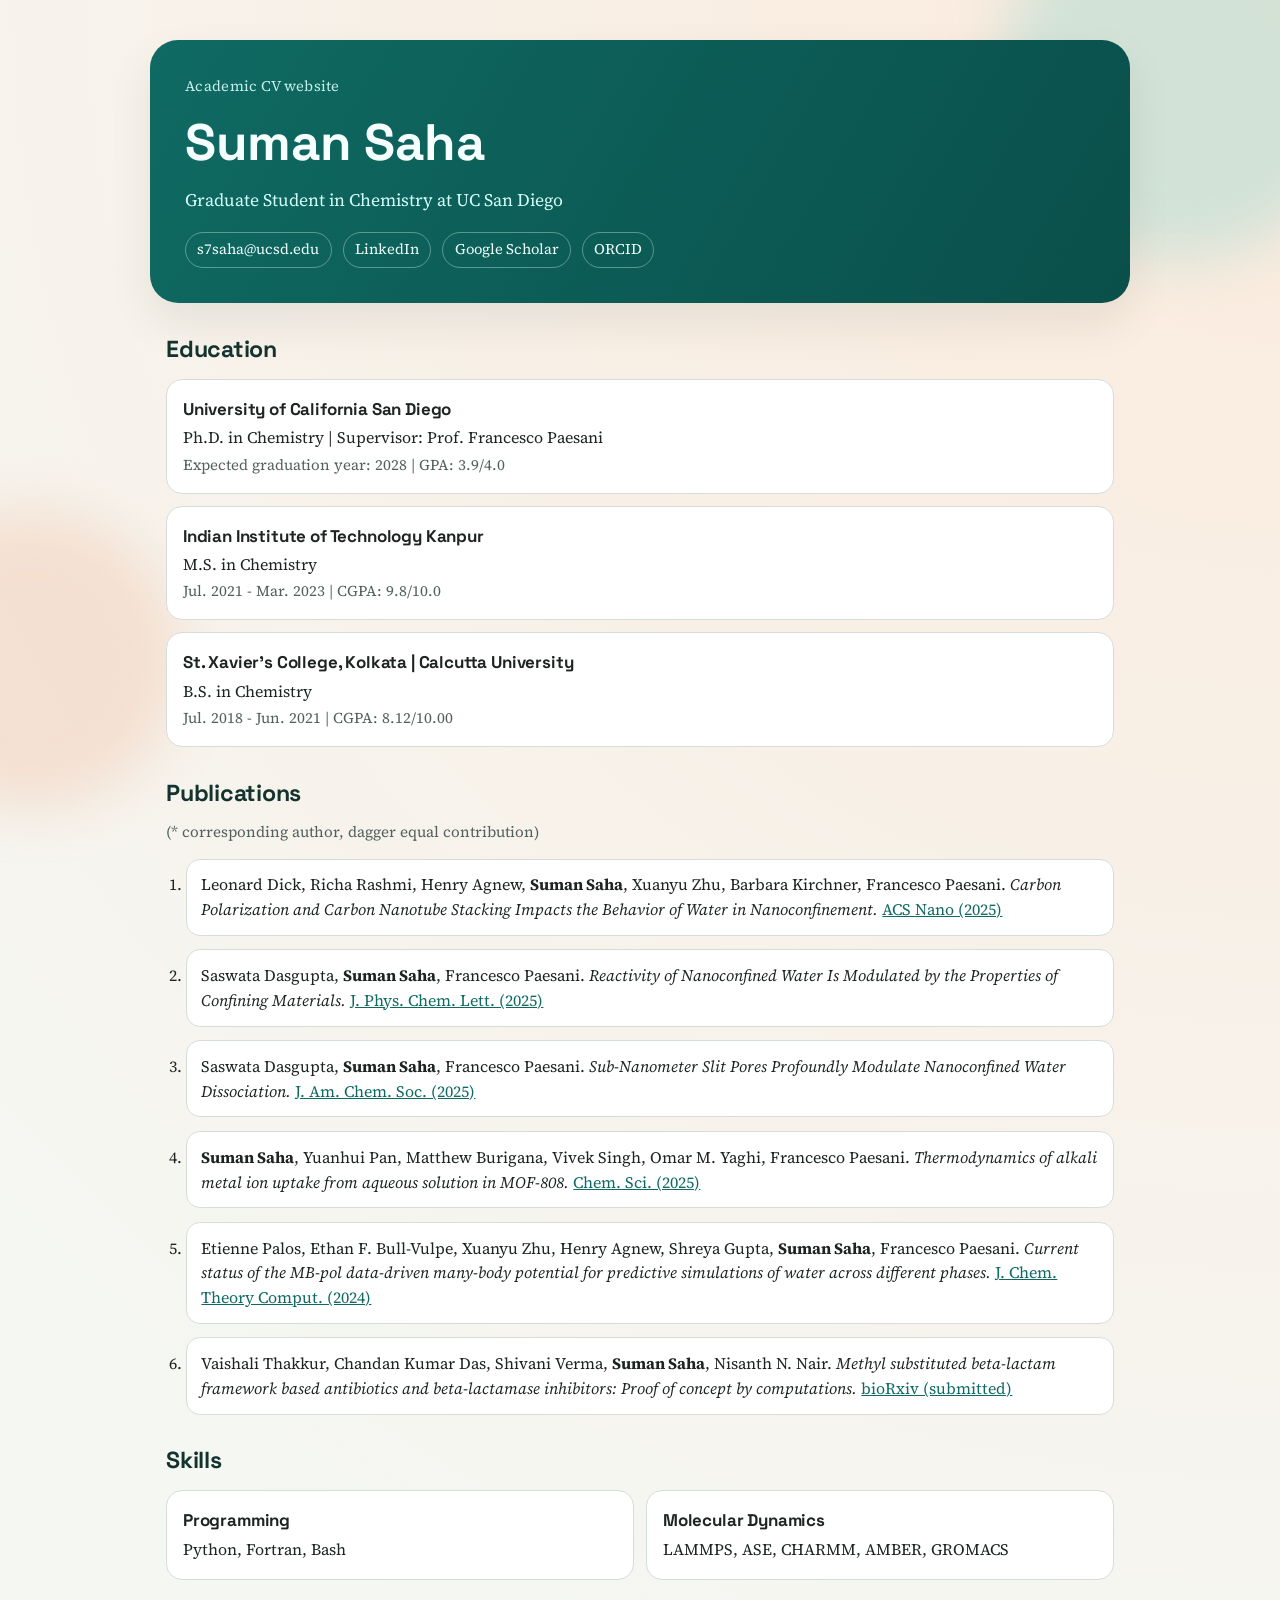
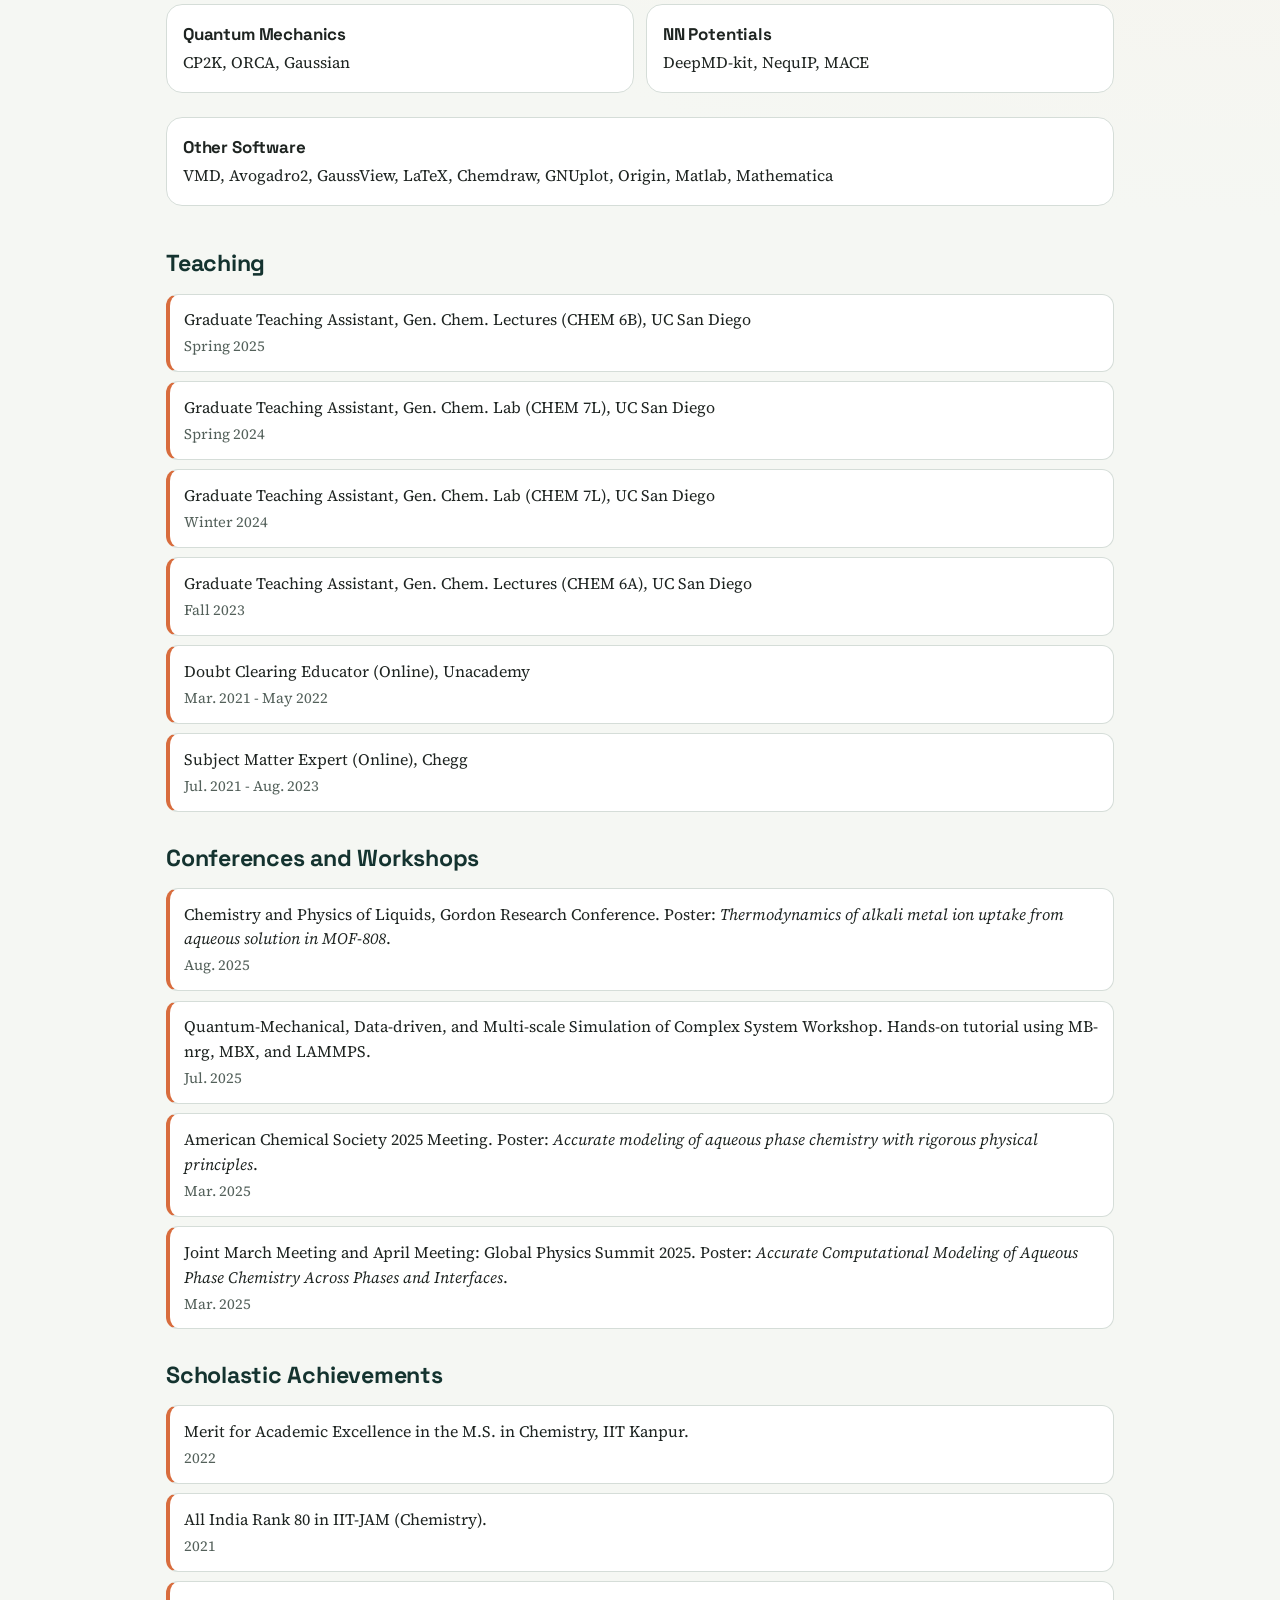
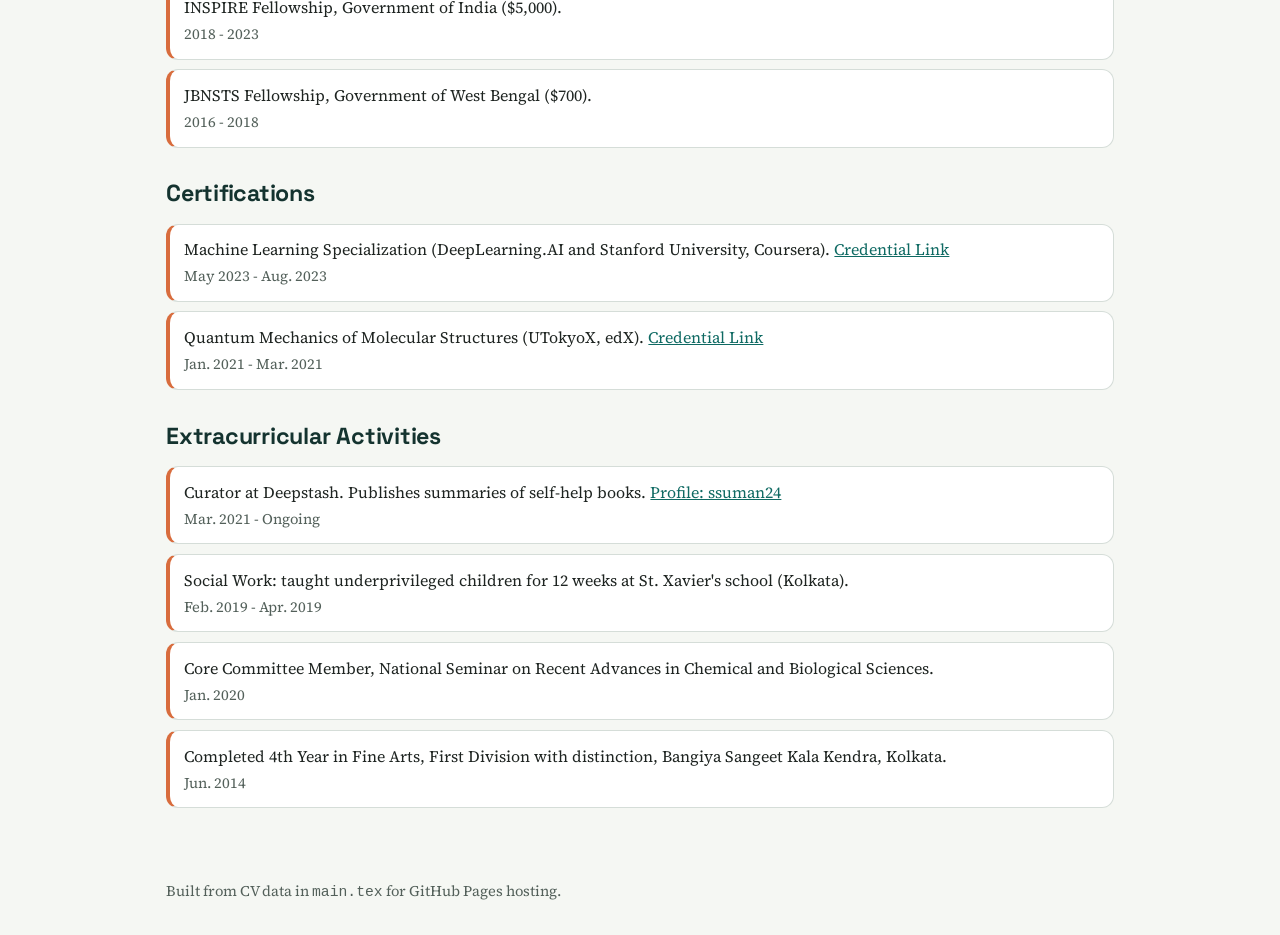
<file: website/index.html>
<!DOCTYPE html>
<html lang="en">
  <head>
    <meta charset="UTF-8" />
    <meta name="viewport" content="width=device-width, initial-scale=1.0" />
    <title>Suman Saha | Academic CV</title>
    <meta
      name="description"
      content="Personal academic website of Suman Saha, Ph.D. student in Chemistry at UC San Diego."
    />
    <link rel="preconnect" href="https://fonts.googleapis.com" />
    <link rel="preconnect" href="https://fonts.gstatic.com" crossorigin />
    <link
      href="https://fonts.googleapis.com/css2?family=Space+Grotesk:wght@400;500;700&family=Source+Serif+4:opsz,wght@8..60,400;8..60,600&display=swap"
      rel="stylesheet"
    />
    <link rel="stylesheet" href="style.css" />
  </head>
  <body>
    <div class="bg-shape bg-shape-a"></div>
    <div class="bg-shape bg-shape-b"></div>

    <header class="hero">
      <p class="updated">Academic CV website</p>
      <h1>Suman Saha</h1>
      <p class="subtitle">Graduate Student in Chemistry at UC San Diego</p>
      <div class="contact-links">
        <a href="mailto:s7saha@ucsd.edu">s7saha@ucsd.edu</a>
        <a href="https://linkedin.com/in/saha-suman" target="_blank" rel="noreferrer">LinkedIn</a>
        <a href="https://scholar.google.com/citations?user=bfwWShIAAAAJ&hl=en" target="_blank" rel="noreferrer">Google Scholar</a>
        <a href="https://orcid.org/0009-0000-3877-6961" target="_blank" rel="noreferrer">ORCID</a>
      </div>
    </header>

    <main class="container">
      <section>
        <h2>Education</h2>
        <article class="card">
          <h3>University of California San Diego</h3>
          <p>Ph.D. in Chemistry | Supervisor: Prof. Francesco Paesani</p>
          <p class="meta">Expected graduation year: 2028 | GPA: 3.9/4.0</p>
        </article>
        <article class="card">
          <h3>Indian Institute of Technology Kanpur</h3>
          <p>M.S. in Chemistry</p>
          <p class="meta">Jul. 2021 - Mar. 2023 | CGPA: 9.8/10.0</p>
        </article>
        <article class="card">
          <h3>St. Xavier's College, Kolkata | Calcutta University</h3>
          <p>B.S. in Chemistry</p>
          <p class="meta">Jul. 2018 - Jun. 2021 | CGPA: 8.12/10.00</p>
        </article>
      </section>

      <section>
        <h2>Publications</h2>
        <p class="note">(* corresponding author, dagger equal contribution)</p>
        <ol class="pub-list">
          <li>
            Leonard Dick, Richa Rashmi, Henry Agnew, <strong>Suman Saha</strong>, Xuanyu Zhu, Barbara Kirchner, Francesco Paesani.
            <em>Carbon Polarization and Carbon Nanotube Stacking Impacts the Behavior of Water in Nanoconfinement.</em>
            <a href="https://doi.org/10.1021/acsnano.5c17458" target="_blank" rel="noreferrer">ACS Nano (2025)</a>
          </li>
          <li>
            Saswata Dasgupta, <strong>Suman Saha</strong>, Francesco Paesani.
            <em>Reactivity of Nanoconfined Water Is Modulated by the Properties of Confining Materials.</em>
            <a href="https://doi.org/10.1021/acs.jpclett.5c02963" target="_blank" rel="noreferrer">J. Phys. Chem. Lett. (2025)</a>
          </li>
          <li>
            Saswata Dasgupta, <strong>Suman Saha</strong>, Francesco Paesani.
            <em>Sub-Nanometer Slit Pores Profoundly Modulate Nanoconfined Water Dissociation.</em>
            <a href="https://doi.org/10.1021/jacs.5c08273" target="_blank" rel="noreferrer">J. Am. Chem. Soc. (2025)</a>
          </li>
          <li>
            <strong>Suman Saha</strong>, Yuanhui Pan, Matthew Burigana, Vivek Singh, Omar M. Yaghi, Francesco Paesani.
            <em>Thermodynamics of alkali metal ion uptake from aqueous solution in MOF-808.</em>
            <a href="https://doi.org/10.1039/D5SC01596K" target="_blank" rel="noreferrer">Chem. Sci. (2025)</a>
          </li>
          <li>
            Etienne Palos, Ethan F. Bull-Vulpe, Xuanyu Zhu, Henry Agnew, Shreya Gupta, <strong>Suman Saha</strong>, Francesco Paesani.
            <em>Current status of the MB-pol data-driven many-body potential for predictive simulations of water across different phases.</em>
            <a href="https://doi.org/10.1021/acs.jctc.4c01005" target="_blank" rel="noreferrer">J. Chem. Theory Comput. (2024)</a>
          </li>
          <li>
            Vaishali Thakkur, Chandan Kumar Das, Shivani Verma, <strong>Suman Saha</strong>, Nisanth N. Nair.
            <em>Methyl substituted beta-lactam framework based antibiotics and beta-lactamase inhibitors: Proof of concept by computations.</em>
            <a href="https://www.biorxiv.org/content/10.1101/2024.01.14.575563v1-0.full" target="_blank" rel="noreferrer">bioRxiv (submitted)</a>
          </li>
        </ol>
      </section>

      <section>
        <h2>Skills</h2>
        <div class="grid two">
          <article class="card">
            <h3>Programming</h3>
            <p>Python, Fortran, Bash</p>
          </article>
          <article class="card">
            <h3>Molecular Dynamics</h3>
            <p>LAMMPS, ASE, CHARMM, AMBER, GROMACS</p>
          </article>
          <article class="card">
            <h3>Quantum Mechanics</h3>
            <p>CP2K, ORCA, Gaussian</p>
          </article>
          <article class="card">
            <h3>NN Potentials</h3>
            <p>DeepMD-kit, NequIP, MACE</p>
          </article>
          <article class="card full">
            <h3>Other Software</h3>
            <p>VMD, Avogadro2, GaussView, LaTeX, Chemdraw, GNUplot, Origin, Matlab, Mathematica</p>
          </article>
        </div>
      </section>

      <section>
        <h2>Teaching</h2>
        <ul class="timeline">
          <li>Graduate Teaching Assistant, Gen. Chem. Lectures (CHEM 6B), UC San Diego <span>Spring 2025</span></li>
          <li>Graduate Teaching Assistant, Gen. Chem. Lab (CHEM 7L), UC San Diego <span>Spring 2024</span></li>
          <li>Graduate Teaching Assistant, Gen. Chem. Lab (CHEM 7L), UC San Diego <span>Winter 2024</span></li>
          <li>Graduate Teaching Assistant, Gen. Chem. Lectures (CHEM 6A), UC San Diego <span>Fall 2023</span></li>
          <li>Doubt Clearing Educator (Online), Unacademy <span>Mar. 2021 - May 2022</span></li>
          <li>Subject Matter Expert (Online), Chegg <span>Jul. 2021 - Aug. 2023</span></li>
        </ul>
      </section>

      <section>
        <h2>Conferences and Workshops</h2>
        <ul class="timeline">
          <li>Chemistry and Physics of Liquids, Gordon Research Conference. Poster: <em>Thermodynamics of alkali metal ion uptake from aqueous solution in MOF-808</em>. <span>Aug. 2025</span></li>
          <li>Quantum-Mechanical, Data-driven, and Multi-scale Simulation of Complex System Workshop. Hands-on tutorial using MB-nrg, MBX, and LAMMPS. <span>Jul. 2025</span></li>
          <li>American Chemical Society 2025 Meeting. Poster: <em>Accurate modeling of aqueous phase chemistry with rigorous physical principles</em>. <span>Mar. 2025</span></li>
          <li>Joint March Meeting and April Meeting: Global Physics Summit 2025. Poster: <em>Accurate Computational Modeling of Aqueous Phase Chemistry Across Phases and Interfaces</em>. <span>Mar. 2025</span></li>
        </ul>
      </section>

      <section>
        <h2>Scholastic Achievements</h2>
        <ul class="timeline">
          <li>Merit for Academic Excellence in the M.S. in Chemistry, IIT Kanpur. <span>2022</span></li>
          <li>All India Rank 80 in IIT-JAM (Chemistry). <span>2021</span></li>
          <li>INSPIRE Fellowship, Government of India ($5,000). <span>2018 - 2023</span></li>
          <li>JBNSTS Fellowship, Government of West Bengal ($700). <span>2016 - 2018</span></li>
        </ul>
      </section>

      <section>
        <h2>Certifications</h2>
        <ul class="timeline">
          <li>
            Machine Learning Specialization (DeepLearning.AI and Stanford University, Coursera).
            <a href="https://www.coursera.org/account/accomplishments/specialization/certificate/YBSDS24X2ZR5" target="_blank" rel="noreferrer">Credential Link</a>
            <span>May 2023 - Aug. 2023</span>
          </li>
          <li>
            Quantum Mechanics of Molecular Structures (UTokyoX, edX).
            <a href="https://courses.edx.org/certificates/4d7ca857870e452ca81c3a6a4fe1f445" target="_blank" rel="noreferrer">Credential Link</a>
            <span>Jan. 2021 - Mar. 2021</span>
          </li>
        </ul>
      </section>

      <section>
        <h2>Extracurricular Activities</h2>
        <ul class="timeline">
          <li>
            Curator at Deepstash. Publishes summaries of self-help books.
            <a href="https://deepstash.com/u/ssuman24" target="_blank" rel="noreferrer">Profile: ssuman24</a>
            <span>Mar. 2021 - Ongoing</span>
          </li>
          <li>Social Work: taught underprivileged children for 12 weeks at St. Xavier's school (Kolkata). <span>Feb. 2019 - Apr. 2019</span></li>
          <li>Core Committee Member, National Seminar on Recent Advances in Chemical and Biological Sciences. <span>Jan. 2020</span></li>
          <li>Completed 4th Year in Fine Arts, First Division with distinction, Bangiya Sangeet Kala Kendra, Kolkata. <span>Jun. 2014</span></li>
        </ul>
      </section>
    </main>

    <footer>
      <p>Built from CV data in <code>main.tex</code> for GitHub Pages hosting.</p>
    </footer>
  </body>
</html>
</file>
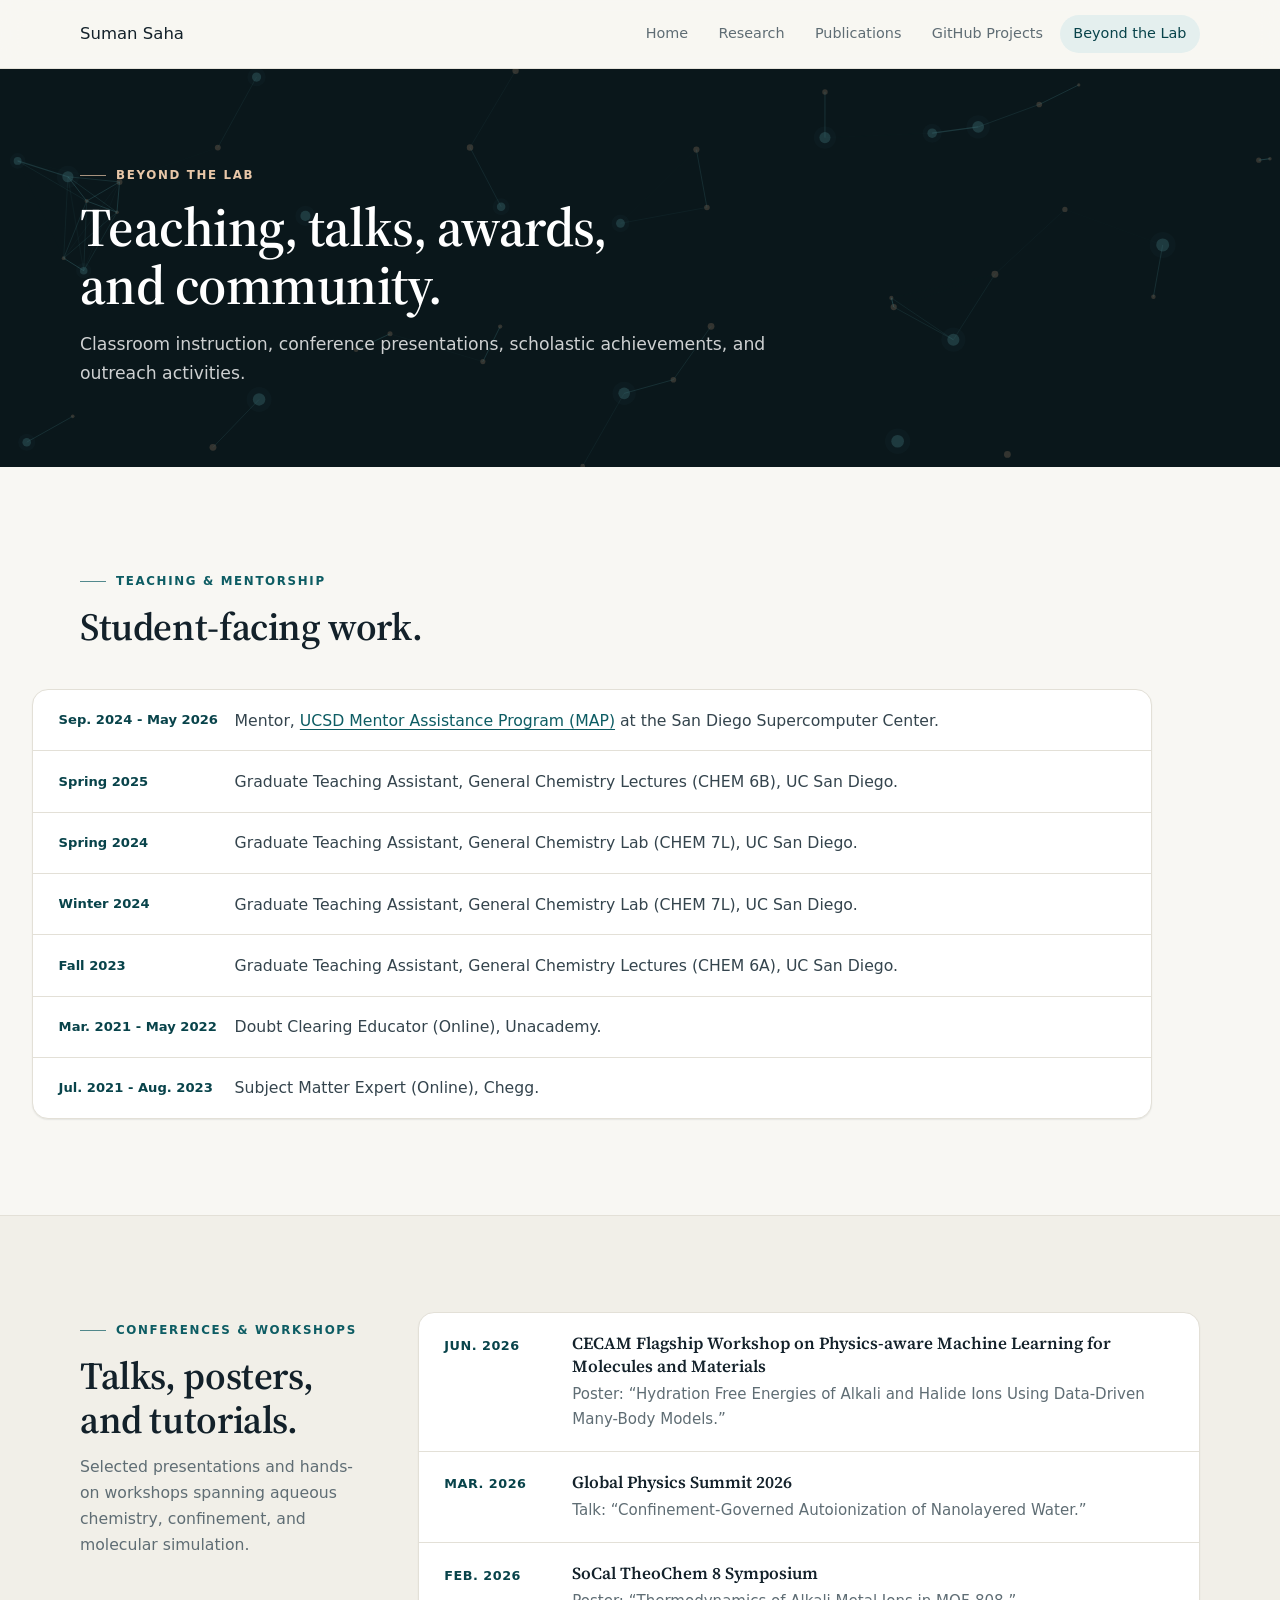
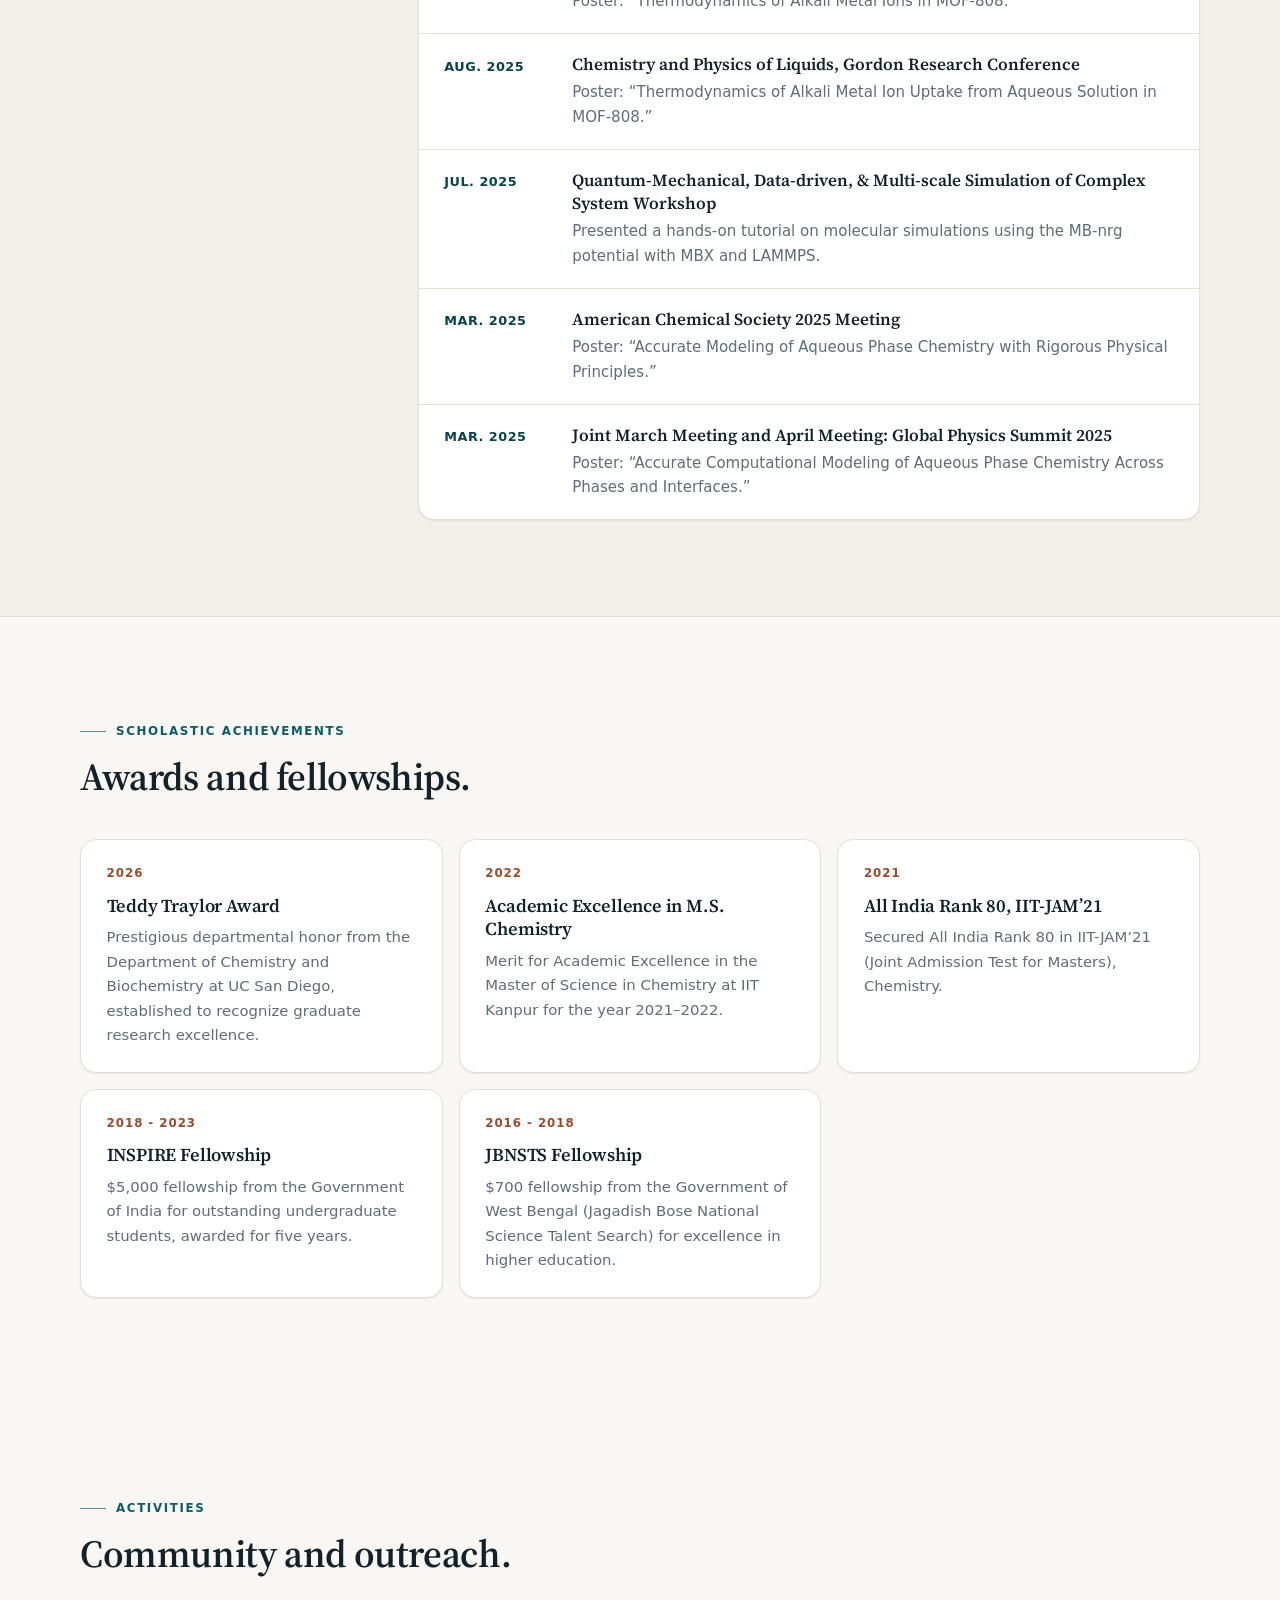
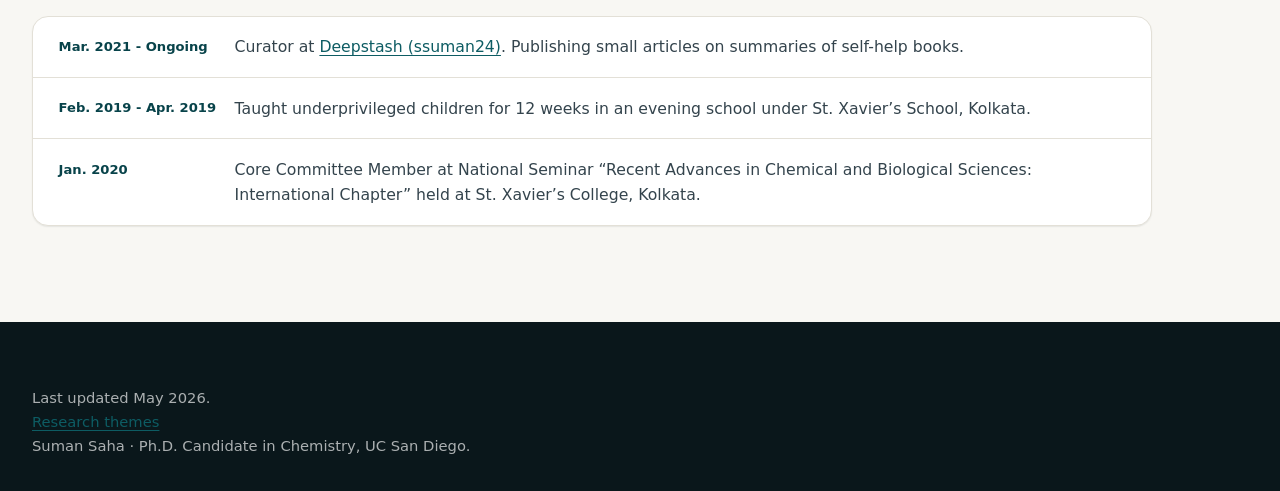
<file: teaching.html>
<!DOCTYPE html>
<html lang="en">
  <head>
    <!-- Google tag (gtag.js) -->
    <script async src="https://www.googletagmanager.com/gtag/js?id=G-3L5CTQQ2XT"></script>
    <script>
      window.dataLayer = window.dataLayer || [];
      function gtag(){dataLayer.push(arguments);}
      gtag('js', new Date());

      gtag('config', 'G-3L5CTQQ2XT');
    </script>
    <meta charset="UTF-8" />
    <meta name="viewport" content="width=device-width, initial-scale=1.0" />
    <title>Beyond the Lab | Suman Saha</title>
    <meta name="author" content="Suman Saha" />
    <meta name="description" content="Teaching, conference presentations, scholastic achievements, and community activities for Suman Saha." />
    <link rel="icon" type="image/svg+xml" href="favicon.svg" />
    <link rel="preconnect" href="https://fonts.googleapis.com" />
    <link rel="preconnect" href="https://fonts.gstatic.com" crossorigin />
    <link href="https://fonts.googleapis.com/css2?family=Space+Grotesk:wght@400;500;600;700&family=Source+Serif+4:opsz,wght@8..60,400;8..60,600&display=swap" rel="stylesheet" />
    <link rel="stylesheet" href="style.css" />
  </head>
  <body>
    <a class="skip-link" href="#main">Skip to content</a>
    <header class="site-header">
      <nav class="nav" aria-label="Primary navigation">
        <a class="brand" href="index.html">Suman Saha</a>
        <div class="nav-links">
          <a href="index.html">Home</a>
          <a href="research.html">Research</a>
          <a href="publications.html">Publications</a>
          <a href="projects.html">GitHub Projects</a>
          <a aria-current="page" href="teaching.html">Beyond the Lab</a>
        </div>
      </nav>
    </header>
    <main id="main">
      <section class="page-hero page-hero-teaching">
        <div class="page-hero-inner">
          <p class="eyebrow">Beyond the Lab</p>
          <h1>Teaching, talks, awards, and community.</h1>
          <p>Classroom instruction, conference presentations, scholastic achievements, and outreach activities.</p>
        </div>
      </section>

      <!-- Teaching and Mentorship -->
      <section class="section">
        <div class="section-heading"><p class="eyebrow">Teaching & Mentorship</p><h2>Student-facing work.</h2></div>
        <ul class="timeline">
          <li class="reveal-item"><span>Sep. 2024 - May 2026</span> Mentor, <a href="https://education.sdsc.edu/studenttech/map-home/" target="_blank" rel="noreferrer">UCSD Mentor Assistance Program (MAP)</a> at the San Diego Supercomputer Center.</li>
          <li class="reveal-item"><span>Spring 2025</span> Graduate Teaching Assistant, General Chemistry Lectures (CHEM 6B), UC San Diego.</li>
          <li class="reveal-item"><span>Spring 2024</span> Graduate Teaching Assistant, General Chemistry Lab (CHEM 7L), UC San Diego.</li>
          <li class="reveal-item"><span>Winter 2024</span> Graduate Teaching Assistant, General Chemistry Lab (CHEM 7L), UC San Diego.</li>
          <li class="reveal-item"><span>Fall 2023</span> Graduate Teaching Assistant, General Chemistry Lectures (CHEM 6A), UC San Diego.</li>
          <li class="reveal-item"><span>Mar. 2021 - May 2022</span> Doubt Clearing Educator (Online), Unacademy.</li>
          <li class="reveal-item"><span>Jul. 2021 - Aug. 2023</span> Subject Matter Expert (Online), Chegg.</li>
        </ul>
      </section>

      <!-- Conferences and Workshops -->
      <section class="section section-band conference-section" id="conferences">
        <div class="conference-panel">
          <div class="section-heading conference-heading">
            <p class="eyebrow">Conferences & Workshops</p>
            <h2>Talks, posters, and tutorials.</h2>
            <p>
              Selected presentations and hands-on workshops spanning aqueous
              chemistry, confinement, and molecular simulation.
            </p>
          </div>
          <ol class="conference-list">
            <li class="reveal-item">
              <span class="date">Jun. 2026</span>
              <strong>CECAM Flagship Workshop on Physics-aware Machine Learning for Molecules and Materials</strong>
              <p>Poster: &ldquo;Hydration Free Energies of Alkali and Halide Ions Using Data-Driven Many-Body Models.&rdquo;</p>
            </li>
            <li class="reveal-item">
              <span class="date">Mar. 2026</span>
              <strong>Global Physics Summit 2026</strong>
              <p>Talk: &ldquo;Confinement-Governed Autoionization of Nanolayered Water.&rdquo;</p>
            </li>
            <li class="reveal-item">
              <span class="date">Feb. 2026</span>
              <strong>SoCal TheoChem 8 Symposium</strong>
              <p>Poster: &ldquo;Thermodynamics of Alkali Metal Ions in MOF-808.&rdquo;</p>
            </li>
            <li class="reveal-item">
              <span class="date">Aug. 2025</span>
              <strong>Chemistry and Physics of Liquids, Gordon Research Conference</strong>
              <p>Poster: &ldquo;Thermodynamics of Alkali Metal Ion Uptake from Aqueous Solution in MOF-808.&rdquo;</p>
            </li>
            <li class="reveal-item">
              <span class="date">Jul. 2025</span>
              <strong>Quantum-Mechanical, Data-driven, &amp; Multi-scale Simulation of Complex System Workshop</strong>
              <p>Presented a hands-on tutorial on molecular simulations using the MB-nrg potential with MBX and LAMMPS.</p>
            </li>
            <li class="reveal-item">
              <span class="date">Mar. 2025</span>
              <strong>American Chemical Society 2025 Meeting</strong>
              <p>Poster: &ldquo;Accurate Modeling of Aqueous Phase Chemistry with Rigorous Physical Principles.&rdquo;</p>
            </li>
            <li class="reveal-item">
              <span class="date">Mar. 2025</span>
              <strong>Joint March Meeting and April Meeting: Global Physics Summit 2025</strong>
              <p>Poster: &ldquo;Accurate Computational Modeling of Aqueous Phase Chemistry Across Phases and Interfaces.&rdquo;</p>
            </li>
          </ol>
        </div>
      </section>

      <!-- Scholastic Achievements -->
      <section class="section">
        <div class="section-heading"><p class="eyebrow">Scholastic Achievements</p><h2>Awards and fellowships.</h2></div>
        <div class="recognition-grid">
          <article class="card reveal-item">
            <p class="date">2026</p>
            <h3>Teddy Traylor Award</h3>
            <p>Prestigious departmental honor from the Department of Chemistry and Biochemistry at UC San Diego, established to recognize graduate research excellence.</p>
          </article>
          <article class="card reveal-item">
            <p class="date">2022</p>
            <h3>Academic Excellence in M.S. Chemistry</h3>
            <p>Merit for Academic Excellence in the Master of Science in Chemistry at IIT Kanpur for the year 2021&ndash;2022.</p>
          </article>
          <article class="card reveal-item">
            <p class="date">2021</p>
            <h3>All India Rank 80, IIT-JAM&rsquo;21</h3>
            <p>Secured All India Rank 80 in IIT-JAM&rsquo;21 (Joint Admission Test for Masters), Chemistry.</p>
          </article>
          <article class="card reveal-item">
            <p class="date">2018 - 2023</p>
            <h3>INSPIRE Fellowship</h3>
            <p>$5,000 fellowship from the Government of India for outstanding undergraduate students, awarded for five years.</p>
          </article>
          <article class="card reveal-item">
            <p class="date">2016 - 2018</p>
            <h3>JBNSTS Fellowship</h3>
            <p>$700 fellowship from the Government of West Bengal (Jagadish Bose National Science Talent Search) for excellence in higher education.</p>
          </article>
        </div>
      </section>


      <!-- Extracurricular Activities -->
      <section class="section">
        <div class="section-heading"><p class="eyebrow">Activities</p><h2>Community and outreach.</h2></div>
        <ul class="timeline">

          <li class="reveal-item">
            <span>Mar. 2021 - Ongoing</span>
            Curator at <a href="https://deepstash.com/u/ssuman24" target="_blank" rel="noreferrer">Deepstash (ssuman24)</a>. Publishing small articles on summaries of self-help books.
          </li>
          <li class="reveal-item">
            <span>Feb. 2019 - Apr. 2019</span>
            Taught underprivileged children for 12 weeks in an evening school under St. Xavier&rsquo;s School, Kolkata.
          </li>
          <li class="reveal-item">
            <span>Jan. 2020</span>
            Core Committee Member at National Seminar &ldquo;Recent Advances in Chemical and Biological Sciences: International Chapter&rdquo; held at St. Xavier&rsquo;s College, Kolkata.
          </li>
        </ul>
      </section>
    </main>
    <footer class="footer">
      <p>Last updated May 2026.</p>
      <p><a href="research.html">Research themes</a></p>
      <p>Suman Saha · Ph.D. Candidate in Chemistry, UC San Diego.</p>
    </footer>
    <script src="assets/animation.js"></script>
  </body>
</html>
</file>
<file: style.css>
/* ==========================================================================
   Suman Saha — personal academic website
   Design system: warm off-white canvas, deep-teal accent, serif display type
   (Source Serif 4) paired with a neutral sans for UI and body text (Inter).
   ========================================================================== */

:root {
  --bg: #f8f7f3;
  --bg-alt: #f1efe8;
  --surface: #ffffff;
  --ink: #13212a;
  --ink-soft: #34444d;
  --muted: #5f6d74;
  --line: #e3e0d7;
  --line-strong: #cdc8bb;
  --accent: #0d5c63;
  --accent-strong: #08434a;
  --accent-soft: #e4efee;
  --accent-tint: rgba(13, 92, 99, 0.07);
  --warm: #9a4d2b;
  --sand: #e9c7a8;
  --hero-ink: #0a171b;

  --font-sans: "Inter", system-ui, -apple-system, "Segoe UI", Roboto, sans-serif;
  --font-serif: "Source Serif 4", "Iowan Old Style", Georgia, serif;

  --maxw: 1120px;
  --gutter: clamp(1.25rem, 4vw, 2rem);
  --header-h: 68px;
  --radius-lg: 16px;
  --radius: 12px;
  --radius-sm: 8px;

  --shadow-sm: 0 1px 2px rgba(19, 33, 42, 0.05), 0 1px 1px rgba(19, 33, 42, 0.03);
  --shadow-md: 0 1px 2px rgba(19, 33, 42, 0.04), 0 10px 28px -10px rgba(19, 33, 42, 0.16);
  --shadow-lg: 0 2px 4px rgba(19, 33, 42, 0.04), 0 22px 48px -16px rgba(19, 33, 42, 0.24);
  --ease: cubic-bezier(0.2, 0.7, 0.2, 1);
}

/* --- Base ---------------------------------------------------------------- */

*,
*::before,
*::after {
  box-sizing: border-box;
}

html {
  scroll-behavior: smooth;
  scroll-padding-top: calc(var(--header-h) + 8px);
  -webkit-text-size-adjust: 100%;
}

body {
  margin: 0;
  color: var(--ink-soft);
  background: var(--bg);
  font-family: var(--font-sans);
  font-size: 16.5px;
  line-height: 1.65;
  -webkit-font-smoothing: antialiased;
  -moz-osx-font-smoothing: grayscale;
  text-rendering: optimizeLegibility;
}

::selection {
  color: var(--ink);
  background: #cfe3e1;
}

img {
  display: block;
  max-width: 100%;
}

a {
  color: var(--accent);
  text-decoration-thickness: 1px;
  text-underline-offset: 0.2em;
  transition: color 0.2s var(--ease);
}

a:hover {
  color: var(--accent-strong);
}

:focus-visible {
  outline: 2px solid var(--accent);
  outline-offset: 3px;
  border-radius: 4px;
}

h1,
h2,
h3 {
  margin-top: 0;
  color: var(--ink);
  font-family: var(--font-serif);
  font-weight: 600;
  letter-spacing: -0.01em;
}

h1 {
  font-size: clamp(2.4rem, 5vw, 3.4rem);
  line-height: 1.06;
}

h2 {
  margin-bottom: 0.75rem;
  font-size: clamp(1.8rem, 3.2vw, 2.4rem);
  line-height: 1.15;
}

h3 {
  margin-bottom: 0.5rem;
  font-size: 1.2rem;
  line-height: 1.3;
}

p {
  margin-top: 0;
}

sup,
sub {
  line-height: 0;
}

.skip-link {
  position: absolute;
  top: 0.75rem;
  left: 0.75rem;
  z-index: 50;
  padding: 0.55rem 0.9rem;
  color: var(--ink);
  background: var(--surface);
  border: 1px solid var(--line);
  border-radius: var(--radius-sm);
  transform: translateY(-160%);
}

.skip-link:focus {
  transform: translateY(0);
}

.eyebrow,
.card-kicker {
  display: inline-flex;
  align-items: center;
  gap: 0.65rem;
  margin-bottom: 0.85rem;
  color: var(--accent);
  font-family: var(--font-sans);
  font-size: 0.74rem;
  font-weight: 600;
  letter-spacing: 0.14em;
  text-transform: uppercase;
}

.eyebrow::before {
  content: "";
  width: 1.6rem;
  height: 1px;
  background: currentColor;
  opacity: 0.7;
}

.card-kicker {
  margin-bottom: 0.6rem;
}

/* --- Header -------------------------------------------------------------- */

.site-header {
  position: sticky;
  top: 0;
  z-index: 40;
  background: rgba(248, 247, 243, 0.86);
  border-bottom: 1px solid rgba(227, 224, 215, 0.9);
  backdrop-filter: saturate(1.4) blur(14px);
  -webkit-backdrop-filter: saturate(1.4) blur(14px);
}

.nav {
  display: flex;
  align-items: center;
  justify-content: space-between;
  gap: 1.5rem;
  max-width: calc(var(--maxw) + 2 * var(--gutter));
  min-height: var(--header-h);
  margin: 0 auto;
  padding: 0 var(--gutter);
}

.brand {
  display: inline-flex;
  align-items: center;
  gap: 0.7rem;
  color: var(--ink);
  text-decoration: none;
}

.brand:hover {
  color: var(--ink);
}

.brand-mark {
  display: grid;
  width: 34px;
  height: 34px;
  place-items: center;
  color: #fff;
  background: var(--accent);
  border-radius: 50%;
  font-family: var(--font-serif);
  font-size: 0.86rem;
  font-weight: 600;
  letter-spacing: 0.04em;
}

.brand-name {
  font-family: var(--font-serif);
  font-size: 1.16rem;
  font-weight: 600;
  letter-spacing: -0.005em;
}

.nav-links {
  display: flex;
  align-items: center;
  gap: 0.2rem;
}

.nav-links a {
  padding: 0.45rem 0.85rem;
  color: var(--muted);
  border-radius: 999px;
  font-size: 0.9rem;
  font-weight: 500;
  text-decoration: none;
  white-space: nowrap;
  transition: color 0.2s var(--ease), background-color 0.2s var(--ease);
}

.nav-links a:hover {
  color: var(--ink);
  background: var(--accent-tint);
}

.nav-links a[aria-current="page"],
.nav-links a[aria-current="location"] {
  color: var(--accent-strong);
  background: var(--accent-soft);
}

/* --- Buttons ------------------------------------------------------------- */

.btn,
.paper-link,
.project-link,
.project-repo,
.abstract-toggle,
.project-details-btn,
.related-pubs-btn {
  display: inline-flex;
  align-items: center;
  justify-content: center;
  gap: 0.45rem;
  font-family: var(--font-sans);
  font-weight: 600;
  line-height: 1;
  text-decoration: none;
  white-space: nowrap;
  cursor: pointer;
  border-radius: 999px;
  transition: color 0.2s var(--ease), background-color 0.2s var(--ease),
    border-color 0.2s var(--ease), box-shadow 0.2s var(--ease), transform 0.2s var(--ease);
}

.btn {
  min-height: 46px;
  padding: 0 1.35rem;
  font-size: 0.94rem;
  border: 1px solid transparent;
}

.btn-primary {
  color: var(--hero-ink);
  background: var(--sand);
  border-color: var(--sand);
}

.btn-primary:hover {
  color: var(--hero-ink);
  background: #fff;
  border-color: #fff;
  transform: translateY(-1px);
}

.btn-ghost {
  color: #fff;
  background: transparent;
  border-color: rgba(255, 255, 255, 0.36);
}

.btn-ghost:hover {
  color: #fff;
  background: rgba(255, 255, 255, 0.08);
  border-color: rgba(255, 255, 255, 0.7);
}

/* Small pill buttons used in cards */
.paper-link,
.project-link,
.project-repo,
.abstract-toggle,
.project-details-btn,
.related-pubs-btn {
  min-height: 36px;
  padding: 0 1rem;
  font-size: 0.84rem;
  border: 1px solid transparent;
}

.paper-link,
.project-link {
  color: #fff;
  background: var(--accent);
  border-color: var(--accent);
}

.paper-link:hover,
.project-link:hover {
  color: #fff;
  background: var(--accent-strong);
  border-color: var(--accent-strong);
}

.paper-link.reprint-link,
.project-repo {
  color: var(--accent-strong);
  background: transparent;
  border-color: var(--line-strong);
}

.paper-link.reprint-link:hover,
.project-repo:hover {
  color: var(--accent-strong);
  background: var(--accent-tint);
  border-color: var(--accent);
}

.abstract-toggle,
.project-details-btn,
.related-pubs-btn {
  color: var(--ink-soft);
  background: var(--bg);
  border-color: var(--line);
  user-select: none;
}

.abstract-toggle:hover,
.project-details-btn:hover,
.related-pubs-btn:hover {
  color: var(--ink);
  border-color: var(--line-strong);
}

.abstract-toggle::after,
.project-details-btn::after,
.related-pubs-btn::after {
  content: "";
  width: 0.42em;
  height: 0.42em;
  margin-top: -0.2em;
  border-right: 1.5px solid currentColor;
  border-bottom: 1.5px solid currentColor;
  transform: rotate(45deg);
  transition: transform 0.2s var(--ease), margin 0.2s var(--ease);
}

.abstract-toggle[aria-expanded="true"],
.project-accordion[open] .project-details-btn,
.related-pubs[open] .related-pubs-btn {
  color: var(--accent-strong);
  background: var(--accent-soft);
  border-color: rgba(13, 92, 99, 0.35);
}

.abstract-toggle[aria-expanded="true"]::after,
.project-accordion[open] .project-details-btn::after,
.related-pubs[open] .related-pubs-btn::after {
  margin-top: 0.25em;
  transform: rotate(-135deg);
}

/* --- Hero (home) --------------------------------------------------------- */

.hero,
.page-hero {
  position: relative;
  overflow: hidden;
  color: rgba(255, 255, 255, 0.8);
  background-color: var(--hero-ink);
  isolation: isolate;
}

.hero-home {
  padding: clamp(4rem, 9vw, 7rem) var(--gutter) clamp(3.75rem, 8vw, 6.25rem);
  background-image:
    radial-gradient(ellipse at 85% 10%, rgba(80, 160, 168, 0.16), transparent 55%),
    linear-gradient(100deg, rgba(8, 20, 24, 0.97) 0%, rgba(8, 20, 24, 0.9) 42%, rgba(8, 20, 24, 0.66) 100%),
    url("assets/research-background.png");
  background-position: center;
  background-size: cover;
}

.hero-grid {
  position: relative;
  z-index: 2;
  display: grid;
  grid-template-columns: minmax(0, 1.55fr) minmax(220px, 1fr);
  align-items: center;
  gap: clamp(2.5rem, 6vw, 5rem);
  max-width: var(--maxw);
  margin: 0 auto;
}

.hero .eyebrow,
.page-hero .eyebrow {
  color: var(--sand);
}

.hero h1 {
  margin-bottom: 0.4rem;
  color: #fff;
  font-size: clamp(2.9rem, 6.4vw, 4.6rem);
  line-height: 1;
  letter-spacing: -0.025em;
}

.hero-tagline {
  max-width: 32ch;
  margin-bottom: 1.4rem;
  color: var(--sand);
  font-family: var(--font-serif);
  font-size: clamp(1.3rem, 2.3vw, 1.7rem);
  font-style: italic;
  line-height: 1.3;
}

.hero-copy {
  max-width: 56ch;
  margin-bottom: 2rem;
  color: rgba(255, 255, 255, 0.78);
  font-size: 1.06rem;
  line-height: 1.7;
}

.hero-actions {
  display: flex;
  flex-wrap: wrap;
  gap: 0.75rem;
  margin-bottom: 2rem;
}

.hero-social {
  display: flex;
  flex-wrap: wrap;
  gap: 0.5rem 1.4rem;
  max-width: 560px;
  margin: 0;
  padding: 1.35rem 0 0;
  list-style: none;
  border-top: 1px solid rgba(255, 255, 255, 0.13);
}

.hero-social a {
  padding-bottom: 2px;
  color: rgba(255, 255, 255, 0.74);
  border-bottom: 1px solid rgba(255, 255, 255, 0.22);
  font-size: 0.88rem;
  font-weight: 500;
  text-decoration: none;
}

.hero-social a:hover {
  color: #fff;
  border-bottom-color: #fff;
}

.hero :focus-visible,
.page-hero :focus-visible {
  outline-color: var(--sand);
}

.hero-portrait {
  display: flex;
  flex-direction: column;
  align-items: center;
  margin: 0;
}

.portrait-ring {
  position: relative;
  width: min(330px, 100%);
  aspect-ratio: 1;
  padding: 7px;
  background: rgba(255, 255, 255, 0.07);
  border: 1px solid rgba(255, 255, 255, 0.22);
  border-radius: 50%;
  box-shadow: 0 34px 70px -24px rgba(0, 0, 0, 0.7);
}

.portrait-ring::after {
  content: "";
  position: absolute;
  inset: -16px;
  border: 1px solid rgba(233, 199, 168, 0.18);
  border-radius: 50%;
  pointer-events: none;
}

.portrait-ring img {
  width: 100%;
  height: 100%;
  object-fit: cover;
  object-position: 50% 32%;
  border-radius: 50%;
}

.hero-portrait figcaption {
  margin-top: 1.6rem;
  color: rgba(255, 255, 255, 0.62);
  font-size: 0.84rem;
  line-height: 1.55;
  letter-spacing: 0.02em;
  text-align: center;
}

.molecular-canvas,
.page-hero-canvas {
  position: absolute;
  inset: 0;
  z-index: 1;
  width: 100%;
  height: 100%;
  pointer-events: none;
  opacity: 0.55;
}

/* --- Page hero (inner pages) --------------------------------------------- */

.page-hero {
  padding: clamp(3.5rem, 8vw, 5.5rem) var(--gutter) clamp(3rem, 6vw, 4.5rem);
  background-position: center;
  background-size: cover;
}

.page-hero-inner {
  position: relative;
  z-index: 2;
  max-width: var(--maxw);
  margin: 0 auto;
}

.page-hero h1 {
  max-width: 22ch;
  margin-bottom: 1rem;
  color: #fff;
}

.page-hero p:not(.eyebrow) {
  max-width: 64ch;
  margin-bottom: 0.5rem;
  color: rgba(255, 255, 255, 0.8);
  font-size: 1.08rem;
}

.page-hero .section-note {
  color: rgba(255, 255, 255, 0.6);
  font-size: 0.9rem;
}

.page-hero-research,
.page-hero-publications,
.page-hero-projects,
.page-hero-beyond-the-lab {
  --hero-scrim: linear-gradient(100deg, rgba(8, 20, 24, 0.95) 0%, rgba(8, 20, 24, 0.86) 45%, rgba(8, 20, 24, 0.6) 100%);
}

.page-hero-research { background-image: var(--hero-scrim), url("assets/banner-research.png"); }
.page-hero-publications { background-image: var(--hero-scrim), url("assets/banner-publications.png"); }
.page-hero-projects { background-image: var(--hero-scrim), url("assets/banner-projects.png"); }
.page-hero-beyond-the-lab { background-image: var(--hero-scrim), url("assets/banner-beyond-the-lab.png"); }

/* --- Sections ------------------------------------------------------------ */

.section {
  padding: clamp(3.75rem, 8vw, 6rem) var(--gutter);
}

.section > * {
  width: 100%;
  max-width: var(--maxw);
  margin-right: auto;
  margin-left: auto;
}

.section-band {
  background: var(--bg-alt);
  border-block: 1px solid var(--line);
}

.section-scroll {
  scroll-margin-top: var(--header-h);
}

.section-heading {
  margin-bottom: 2.5rem;
}

.section-heading h2 {
  max-width: 26ch;
}

.section-heading > p:not(.eyebrow) {
  max-width: 66ch;
  margin-bottom: 0.5rem;
  color: var(--muted);
  font-size: 1.04rem;
}

.section-heading > :last-child {
  margin-bottom: 0;
}

.section-note {
  color: var(--muted);
  font-size: 0.9rem;
}

.scroll-subsection {
  margin-top: clamp(3rem, 6vw, 4.5rem);
  padding-top: clamp(2.25rem, 4vw, 3rem);
  border-top: 1px solid var(--line);
}

.scroll-subsection .section-heading {
  margin-bottom: 1.75rem;
}

.scroll-subsection .section-heading h3 {
  margin-bottom: 0;
  font-size: clamp(1.4rem, 2.4vw, 1.75rem);
  line-height: 1.2;
}

/* --- About / intro ------------------------------------------------------- */

.intro-grid {
  display: grid;
  grid-template-columns: minmax(0, 1.45fr) minmax(300px, 1fr);
  align-items: start;
  gap: clamp(2.5rem, 6vw, 5rem);
}

.intro-main .section-heading {
  margin-bottom: 1.6rem;
}

.lead {
  margin-bottom: 0;
  color: var(--ink);
  font-family: var(--font-serif);
  font-size: clamp(1.14rem, 1.6vw, 1.26rem);
  line-height: 1.7;
}

.intro-subhead {
  margin: 2.25rem 0 0.9rem;
  color: var(--muted);
  font-family: var(--font-sans);
  font-size: 0.74rem;
  font-weight: 600;
  letter-spacing: 0.14em;
  text-transform: uppercase;
}

.focus-chips {
  display: flex;
  flex-wrap: wrap;
  gap: 0.5rem;
  margin: 0;
  padding: 0;
  list-style: none;
}

.focus-chips li {
  padding: 0.42rem 0.9rem;
  color: var(--accent-strong);
  background: var(--surface);
  border: 1px solid var(--line);
  border-radius: 999px;
  font-size: 0.86rem;
  font-weight: 500;
}

.education-panel {
  padding: clamp(1.5rem, 3vw, 2rem);
  background: var(--surface);
  border: 1px solid var(--line);
  border-radius: var(--radius-lg);
  box-shadow: var(--shadow-md);
}

.panel-title {
  margin-bottom: 1.5rem;
  font-size: 1.35rem;
}

.education-list {
  margin: 0;
  padding: 0;
  list-style: none;
}

.education-list li {
  position: relative;
  padding: 0 0 1.5rem 1.6rem;
}

.education-list li:last-child {
  padding-bottom: 0;
}

.education-list li::before {
  content: "";
  position: absolute;
  top: 0.32rem;
  left: 0;
  width: 10px;
  height: 10px;
  background: var(--surface);
  border: 2px solid var(--accent);
  border-radius: 50%;
}

.education-list li:first-child::before {
  background: var(--accent);
}

.education-list li:not(:last-child)::after {
  content: "";
  position: absolute;
  top: 1.1rem;
  bottom: 0.1rem;
  left: 4px;
  width: 2px;
  background: var(--line);
}

.education-list strong {
  display: block;
  color: var(--ink);
  font-family: var(--font-serif);
  font-size: 1.1rem;
  font-weight: 600;
  line-height: 1.3;
}

.edu-date {
  display: block;
  margin-bottom: 0.2rem;
  color: var(--warm);
  font-size: 0.74rem;
  font-weight: 600;
  letter-spacing: 0.08em;
  text-transform: uppercase;
}

.edu-school {
  display: block;
  color: var(--ink-soft);
  font-size: 0.95rem;
}

.edu-detail {
  display: block;
  color: var(--muted);
  font-size: 0.86rem;
}

/* --- Research ------------------------------------------------------------ */

.research-section {
  display: grid;
  gap: 1.5rem;
}

.research-card {
  display: grid;
  grid-template-columns: 280px minmax(0, 1fr);
  overflow: hidden;
  background: var(--surface);
  border: 1px solid var(--line);
  border-radius: var(--radius-lg);
  box-shadow: var(--shadow-sm);
  transition: box-shadow 0.3s var(--ease), border-color 0.3s var(--ease), transform 0.3s var(--ease);
}

.research-card:hover {
  border-color: var(--line-strong);
  box-shadow: var(--shadow-md);
}

.research-card-image {
  width: 100%;
  height: 100%;
  min-height: 260px;
  object-fit: cover;
  background: var(--hero-ink);
  transition: transform 0.6s var(--ease);
}

.research-card:hover .research-card-image {
  transform: scale(1.035);
}

.research-card-body {
  display: flex;
  flex-direction: column;
  padding: clamp(1.5rem, 3vw, 2.1rem) clamp(1.5rem, 3vw, 2.25rem);
}

.research-card-body h2,
.research-card-body h3 {
  margin-bottom: 0.6rem;
  font-size: clamp(1.35rem, 2.2vw, 1.6rem);
  line-height: 1.2;
}

.research-card-body > p:not(.card-kicker) {
  flex-grow: 1;
  max-width: 62ch;
  margin-bottom: 1.25rem;
  color: var(--muted);
}

.related-pubs {
  margin-top: auto;
}

.related-pubs-btn {
  list-style: none;
}

.related-pubs-btn::-webkit-details-marker {
  display: none;
}

.related-pubs-list {
  display: grid;
  gap: 0.6rem;
  margin: 1rem 0 0;
  padding: 0;
  list-style: none;
}

.related-pubs-list li {
  padding: 0.8rem 1rem;
  background: var(--bg);
  border: 1px solid var(--line);
  border-left: 3px solid var(--accent);
  border-radius: var(--radius-sm);
}

.related-pubs-list a {
  display: block;
  color: var(--ink);
  font-family: var(--font-serif);
  font-size: 1rem;
  font-weight: 600;
  line-height: 1.35;
  text-decoration: none;
}

.related-pubs-list a:hover {
  color: var(--accent);
}

.related-pub-meta {
  display: block;
  margin-top: 0.3rem;
  color: var(--warm);
  font-size: 0.72rem;
  font-weight: 600;
  letter-spacing: 0.08em;
  text-transform: uppercase;
}

.pub-badge {
  display: inline-block;
  margin-left: 0.4rem;
  padding: 0.08rem 0.45rem;
  color: var(--accent-strong);
  background: var(--accent-soft);
  border: 1px solid rgba(13, 92, 99, 0.25);
  border-radius: 999px;
  font-size: 0.64rem;
  letter-spacing: 0.08em;
  vertical-align: 0.05em;
}

.pub-count {
  margin-left: 0.15rem;
  font-weight: 500;
  opacity: 0.7;
}

/* --- Publications -------------------------------------------------------- */

.publication-section {
  display: grid;
  gap: 1.25rem;
}

.paper-card {
  display: grid;
  grid-template-columns: 220px minmax(0, 1fr);
  align-items: start;
  gap: clamp(1.25rem, 3vw, 2rem);
  padding: clamp(1.25rem, 2.5vw, 1.6rem);
  background: var(--surface);
  border: 1px solid var(--line);
  border-radius: var(--radius-lg);
  box-shadow: var(--shadow-sm);
  transition: box-shadow 0.3s var(--ease), border-color 0.3s var(--ease);
}

.paper-card:hover {
  border-color: var(--line-strong);
  box-shadow: var(--shadow-md);
}

.paper-card.expanded {
  border-color: rgba(13, 92, 99, 0.3);
  box-shadow: var(--shadow-md);
}

.paper-card > img {
  width: 100%;
  aspect-ratio: 4 / 3;
  padding: 0.5rem;
  object-fit: contain;
  background: #fff;
  border: 1px solid var(--line);
  border-radius: var(--radius);
}

.paper-meta-row {
  display: flex;
  align-items: center;
  gap: 0.6rem;
  margin-bottom: 0.5rem;
}

.paper-num {
  display: inline-grid;
  place-items: center;
  min-width: 1.75rem;
  height: 1.75rem;
  padding: 0 0.4rem;
  color: var(--accent-strong);
  background: var(--accent-soft);
  border: 1px solid rgba(13, 92, 99, 0.18);
  border-radius: 999px;
  font-size: 0.8rem;
  font-weight: 700;
  font-variant-numeric: tabular-nums;
  line-height: 1;
}

.paper-meta-row .paper-meta {
  margin-bottom: 0;
}

/* Peer review */

.review-list {
  display: grid;
  gap: 0.75rem;
  margin: 0;
  padding: 0;
  list-style: none;
}

.review-item {
  display: flex;
  align-items: center;
  justify-content: space-between;
  gap: 1rem;
  padding: 1rem 1.25rem;
  background: var(--surface);
  border: 1px solid var(--line);
  border-left: 3px solid var(--accent);
  border-radius: var(--radius);
  box-shadow: var(--shadow-sm);
}

.review-journal {
  display: grid;
  gap: 0.2rem;
  min-width: 0;
}

.review-journal strong {
  color: var(--ink);
  font-size: 1.02rem;
  font-weight: 600;
}

.review-journal span {
  color: var(--muted);
  font-size: 0.88rem;
}

.review-count {
  flex-shrink: 0;
  padding: 0.3rem 0.75rem;
  color: var(--accent-strong);
  background: var(--accent-soft);
  border-radius: 999px;
  font-size: 0.85rem;
  white-space: nowrap;
}

.review-count b {
  font-weight: 700;
}

@media (max-width: 520px) {
  .review-item {
    flex-direction: column;
    align-items: flex-start;
  }
}

.paper-meta {
  display: block;
  margin-bottom: 0.5rem;
  color: var(--warm);
  font-size: 0.74rem;
  font-weight: 600;
  letter-spacing: 0.08em;
  text-transform: uppercase;
}

.paper-title {
  margin-bottom: 0.5rem;
  font-size: clamp(1.15rem, 1.8vw, 1.3rem);
  line-height: 1.32;
}

.summary-authors {
  margin-bottom: 1.1rem;
  color: var(--muted);
  font-size: 0.93rem;
  line-height: 1.55;
}

.summary-authors strong {
  color: var(--ink);
  font-weight: 600;
}

.paper-links {
  display: flex;
  flex-wrap: wrap;
  gap: 0.5rem;
}

.paper-abstract {
  margin-top: 1.1rem;
  padding: 1rem 1.25rem;
  background: var(--bg);
  border-left: 3px solid var(--accent);
  border-radius: 0 var(--radius-sm) var(--radius-sm) 0;
}

.paper-abstract[hidden] {
  display: none;
}

.paper-abstract p {
  margin: 0;
  color: var(--ink-soft);
  font-size: 0.95rem;
  line-height: 1.72;
}

/* --- Projects ------------------------------------------------------------ */

.projects-grid {
  display: grid;
  gap: 1.5rem;
}

.project-card {
  display: grid;
  grid-template-columns: 300px minmax(0, 1fr);
  overflow: hidden;
  background: var(--surface);
  border: 1px solid var(--line);
  border-radius: var(--radius-lg);
  box-shadow: var(--shadow-sm);
  transition: box-shadow 0.3s var(--ease), border-color 0.3s var(--ease);
}

.project-card:hover {
  border-color: var(--line-strong);
  box-shadow: var(--shadow-md);
}

.project-image {
  width: 100%;
  height: 100%;
  object-fit: cover;
}

.md-project-visual,
.epoch-project-visual,
.litscope-project-visual {
  position: relative;
  isolation: isolate;
  display: flex;
  flex-direction: column;
  justify-content: flex-end;
  gap: 0.5rem;
  min-height: 250px;
  padding: 1.75rem;
  overflow: hidden;
}

.md-project-visual {
  color: #fff4e8;
  background:
    radial-gradient(circle at 78% 20%, rgba(255, 221, 167, 0.5) 0 5px, transparent 6px),
    radial-gradient(circle at 65% 34%, rgba(255, 221, 167, 0.25) 0 8px, transparent 9px),
    radial-gradient(circle at 88% 42%, rgba(255, 221, 167, 0.35) 0 4px, transparent 5px),
    radial-gradient(circle at 54% 18%, rgba(255, 221, 167, 0.2) 0 3px, transparent 4px),
    linear-gradient(150deg, #4a2b2e, #7f4436 55%, #a5683f);
}

.litscope-project-visual {
  color: #eef6f0;
  background:
    repeating-linear-gradient(0deg, transparent 0 31px, rgba(205, 233, 220, 0.08) 31px 32px),
    linear-gradient(150deg, #163739, #22545a 55%, #356a60);
}

.epoch-project-visual {
  color: #f4f4ed;
  background:
    radial-gradient(circle at 14% 19%, #f4f4ed 0 1px, transparent 1.6px),
    radial-gradient(circle at 31% 42%, #d9e5ee 0 1px, transparent 1.6px),
    radial-gradient(circle at 42% 17%, #f4f4ed 0 1px, transparent 1.6px),
    radial-gradient(circle at 86% 21%, #f4f4ed 0 1px, transparent 1.6px),
    radial-gradient(circle at 76% 66%, #d9e5ee 0 1px, transparent 1.6px),
    radial-gradient(circle at 23% 74%, #d9e5ee 0 1px, transparent 1.6px),
    radial-gradient(circle at 58% 52%, #f4f4ed 0 1px, transparent 1.6px),
    radial-gradient(circle at 73% 28%, rgba(99, 202, 208, 0.28), transparent 38%),
    linear-gradient(155deg, #0f1b28, #1b3446 58%, #10283a);
}

.epoch-project-visual::before,
.epoch-project-visual::after {
  content: "";
  position: absolute;
  z-index: -1;
  border: 1px solid rgba(222, 236, 241, 0.22);
  border-radius: 50%;
  transform: rotate(-24deg);
}

.epoch-project-visual::before {
  top: -40%;
  left: 18%;
  width: 260px;
  height: 260px;
}

.epoch-project-visual::after {
  top: -30%;
  left: 34%;
  width: 230px;
  height: 230px;
  border-color: rgba(222, 236, 241, 0.12);
}

.md-project-overline,
.epoch-project-overline,
.litscope-project-overline {
  font-size: 0.68rem;
  font-weight: 600;
  letter-spacing: 0.14em;
  text-transform: uppercase;
  opacity: 0.85;
}

.epoch-project-overline {
  color: #a6d8dc;
  opacity: 1;
}

.md-project-name,
.litscope-project-name,
.epoch-project-name {
  color: #fff;
  font-family: var(--font-serif);
  font-weight: 600;
  line-height: 1.05;
}

.md-project-name {
  font-size: 2.1rem;
}

.litscope-project-name {
  font-size: 2.4rem;
}

.epoch-project-name {
  font-size: 2.1rem;
  letter-spacing: 0.1em;
}

.md-project-topics,
.litscope-project-topics,
.epoch-project-range {
  font-size: 0.8rem;
  line-height: 1.5;
  opacity: 0.82;
}

.epoch-project-range span {
  padding: 0 0.2rem;
  color: #a6d8dc;
}

.project-info {
  display: flex;
  flex-direction: column;
  justify-content: space-between;
  padding: clamp(1.5rem, 3vw, 2rem) clamp(1.5rem, 3vw, 2.25rem);
}

.project-tag {
  display: inline-block;
  margin-bottom: 0.9rem;
  padding: 0.32rem 0.75rem;
  color: var(--accent-strong);
  background: var(--accent-soft);
  border-radius: 999px;
  font-size: 0.7rem;
  font-weight: 600;
  letter-spacing: 0.1em;
  text-transform: uppercase;
}

.project-card h2,
.project-card h3 {
  margin-bottom: 0.6rem;
  font-size: clamp(1.3rem, 2vw, 1.5rem);
  line-height: 1.25;
}

.project-card p {
  max-width: 64ch;
  margin-bottom: 1.4rem;
  color: var(--muted);
  font-size: 0.98rem;
}

.project-links {
  display: flex;
  flex-wrap: wrap;
  align-items: center;
  gap: 0.5rem;
}

.project-accordion {
  margin-top: auto;
}

.project-accordion-summary {
  list-style: none;
  cursor: default;
}

.project-accordion-summary::-webkit-details-marker {
  display: none;
}

.project-accordion-summary:focus-visible {
  outline: none;
}

.project-accordion-summary:focus-visible .project-details-btn {
  outline: 2px solid var(--accent);
  outline-offset: 3px;
}

.project-details-content {
  margin-top: 1rem;
  padding: 1rem 1.25rem;
  background: var(--bg);
  border-left: 3px solid var(--accent);
  border-radius: 0 var(--radius-sm) var(--radius-sm) 0;
}

.project-detail-list {
  margin: 0;
  padding-left: 1.1rem;
  color: var(--ink-soft);
  font-size: 0.94rem;
  line-height: 1.6;
}

.project-detail-list li + li {
  margin-top: 0.45rem;
}

.project-detail-list strong {
  color: var(--ink);
  font-weight: 600;
}

/* --- Beyond the lab ------------------------------------------------------ */

.timeline,
.conference-list {
  margin: 0;
  padding: 0;
  list-style: none;
  overflow: hidden;
  background: var(--surface);
  border: 1px solid var(--line);
  border-radius: var(--radius-lg);
  box-shadow: var(--shadow-sm);
}

.timeline li {
  position: relative;
  padding: 1.1rem 1.6rem 1.1rem calc(11rem + 1.6rem);
  color: var(--ink-soft);
  font-size: 0.98rem;
  line-height: 1.6;
  border-bottom: 1px solid var(--line);
  transition: background-color 0.2s var(--ease);
}

.timeline li:last-child,
.conference-list li:last-child {
  border-bottom: 0;
}

.timeline li:hover,
.conference-list li:hover {
  background: #fcfbf8;
}

.timeline span {
  position: absolute;
  top: 1.2rem;
  left: 1.6rem;
  width: 10rem;
  color: var(--accent-strong);
  font-size: 0.82rem;
  font-weight: 600;
  font-variant-numeric: tabular-nums;
}

.conference-panel {
  display: grid;
  grid-template-columns: minmax(220px, 0.36fr) minmax(0, 1fr);
  align-items: start;
  gap: clamp(2rem, 5vw, 3.5rem);
}

.conference-heading {
  position: sticky;
  top: calc(var(--header-h) + 1.5rem);
  margin-bottom: 0;
}

.conference-heading h2,
.conference-heading h3 {
  margin-bottom: 0.75rem;
}

.conference-heading p:not(.eyebrow) {
  color: var(--muted);
  font-size: 0.98rem;
}

.conference-list li {
  display: grid;
  grid-template-columns: 6.5rem minmax(0, 1fr);
  column-gap: 1.5rem;
  padding: 1.2rem 1.6rem;
  border-bottom: 1px solid var(--line);
  transition: background-color 0.2s var(--ease);
}

.conference-list .date {
  grid-row: 1 / span 2;
  padding-top: 0.15rem;
}

.conference-list strong {
  display: block;
  margin-bottom: 0.25rem;
  color: var(--ink);
  font-family: var(--font-serif);
  font-size: 1.06rem;
  font-weight: 600;
  line-height: 1.35;
}

.conference-list p {
  margin: 0;
  color: var(--muted);
  font-size: 0.94rem;
}

.date {
  color: var(--accent-strong);
  font-size: 0.8rem;
  font-weight: 600;
  letter-spacing: 0.04em;
  text-transform: uppercase;
  font-variant-numeric: tabular-nums;
}

.recognition-grid {
  display: grid;
  grid-template-columns: repeat(auto-fill, minmax(min(300px, 100%), 1fr));
  gap: 1rem;
}

.card {
  padding: 1.5rem 1.6rem;
  background: var(--surface);
  border: 1px solid var(--line);
  border-radius: var(--radius-lg);
  box-shadow: var(--shadow-sm);
  transition: box-shadow 0.3s var(--ease), border-color 0.3s var(--ease);
}

.card:hover {
  border-color: var(--line-strong);
  box-shadow: var(--shadow-md);
}

.card .date {
  margin-bottom: 0.6rem;
  color: var(--warm);
  font-size: 0.74rem;
  letter-spacing: 0.08em;
}

.card h2,
.card h3 {
  margin-bottom: 0.5rem;
  font-size: 1.14rem;
  line-height: 1.3;
}

.card p:last-child {
  margin-bottom: 0;
  color: var(--muted);
  font-size: 0.93rem;
}

/* --- Footer -------------------------------------------------------------- */

.footer {
  padding: clamp(3rem, 6vw, 4rem) var(--gutter) 2rem;
  color: rgba(255, 255, 255, 0.66);
  background: var(--hero-ink);
  font-size: 0.92rem;
}

.footer-inner {
  display: grid;
  grid-template-columns: minmax(0, 1.6fr) repeat(2, minmax(0, 1fr));
  gap: 2rem 3rem;
  max-width: var(--maxw);
  margin: 0 auto;
}

.footer p {
  margin-bottom: 0;
}

.footer .footer-name {
  margin-bottom: 0.4rem;
  color: #fff;
  font-family: var(--font-serif);
  font-size: 1.35rem;
  font-weight: 600;
}

.footer-links {
  display: flex;
  flex-direction: column;
  gap: 0.5rem;
}

.footer-links::before {
  content: attr(aria-label);
  margin-bottom: 0.3rem;
  color: rgba(255, 255, 255, 0.42);
  font-size: 0.7rem;
  font-weight: 600;
  letter-spacing: 0.16em;
  text-transform: uppercase;
}

.footer-links a {
  width: fit-content;
  color: rgba(255, 255, 255, 0.82);
  text-decoration: none;
}

.footer-links a:hover {
  color: #fff;
  text-decoration: underline;
}

.footer :focus-visible {
  outline-color: var(--sand);
}

.footer-meta {
  max-width: var(--maxw);
  margin: 2.75rem auto 0;
  padding-top: 1.25rem;
  color: rgba(255, 255, 255, 0.45);
  border-top: 1px solid rgba(255, 255, 255, 0.1);
  font-size: 0.82rem;
}

/* --- Back to top --------------------------------------------------------- */

.back-to-top {
  position: fixed;
  right: 1.25rem;
  bottom: 1.25rem;
  z-index: 30;
  display: grid;
  width: 44px;
  height: 44px;
  place-items: center;
  color: #fff;
  background: var(--ink);
  border: 0;
  border-radius: 50%;
  font-size: 1.05rem;
  cursor: pointer;
  opacity: 0;
  visibility: hidden;
  transform: translateY(10px);
  box-shadow: var(--shadow-lg);
  transition: opacity 0.3s, transform 0.3s, visibility 0.3s, background-color 0.2s;
}

.back-to-top.is-visible {
  opacity: 1;
  visibility: visible;
  transform: translateY(0);
}

.back-to-top:hover {
  background: var(--accent);
}

/* --- Scroll reveal ------------------------------------------------------- */

.reveal-item {
  opacity: 0;
  transform: translateY(14px);
  transition: opacity 0.7s var(--ease), transform 0.7s var(--ease),
    box-shadow 0.3s var(--ease), border-color 0.3s var(--ease), background-color 0.2s var(--ease);
}

.reveal-item.revealed {
  opacity: 1;
  transform: none;
}

/* --- Responsive ---------------------------------------------------------- */

@media (max-width: 980px) {
  .intro-grid {
    grid-template-columns: 1fr;
  }

  .research-card {
    grid-template-columns: 220px minmax(0, 1fr);
  }

  .project-card {
    grid-template-columns: 240px minmax(0, 1fr);
  }

  .paper-card {
    grid-template-columns: 180px minmax(0, 1fr);
  }

  .conference-panel {
    grid-template-columns: 1fr;
  }

  .conference-heading {
    position: static;
  }
}

@media (max-width: 900px) {
  .hero-grid {
    grid-template-columns: 1fr;
    gap: 2.25rem;
  }

  .hero-portrait {
    order: -1;
    flex-direction: row;
    align-items: center;
    gap: 1.25rem;
  }

  .portrait-ring {
    width: 128px;
    padding: 5px;
  }

  .portrait-ring::after {
    inset: -10px;
  }

  .hero-portrait figcaption {
    margin-top: 0;
    margin-left: 0.75rem;
    text-align: left;
  }
}

@media (max-width: 760px) {
  :root {
    --header-h: 108px;
  }

  body {
    font-size: 16px;
  }

  .nav {
    flex-wrap: wrap;
    gap: 0.35rem;
    padding-top: 0.75rem;
  }

  .nav-links {
    position: relative;
    width: calc(100% + 2 * var(--gutter));
    margin: 0 calc(-1 * var(--gutter));
    padding: 0.25rem var(--gutter) 0.65rem;
    overflow-x: auto;
    scrollbar-width: none;
  }

  .nav-links::-webkit-scrollbar {
    display: none;
  }

  .nav-links a:first-child {
    margin-left: -0.85rem;
  }

  .research-card,
  .project-card,
  .paper-card {
    grid-template-columns: 1fr;
  }

  .research-card-image {
    min-height: 0;
    height: auto;
    aspect-ratio: 16 / 9;
  }

  .md-project-visual,
  .epoch-project-visual,
  .litscope-project-visual {
    min-height: 190px;
  }

  .paper-card > img {
    max-width: 360px;
    aspect-ratio: 16 / 9;
  }

  .timeline li {
    padding: 1rem 1.25rem;
  }

  .timeline span {
    position: static;
    display: block;
    width: auto;
    margin-bottom: 0.2rem;
  }

  .conference-list li {
    grid-template-columns: 1fr;
    padding: 1rem 1.25rem;
  }

  .conference-list .date {
    grid-row: auto;
    margin-bottom: 0.25rem;
  }

  .footer-inner {
    grid-template-columns: 1fr 1fr;
  }

  .footer-brand {
    grid-column: 1 / -1;
  }
}

@media (max-width: 420px) {
  .hero-actions .btn {
    flex: 1 1 auto;
  }

  .hero-portrait figcaption {
    display: none;
  }
}

@media (prefers-reduced-motion: reduce) {
  html {
    scroll-behavior: auto;
  }

  *,
  *::before,
  *::after {
    animation-duration: 0.01ms !important;
    transition-duration: 0.01ms !important;
  }

  .reveal-item {
    opacity: 1;
    transform: none;
  }
}
</file>
<file: website/style.css>
:root {
  --bg: #f5f7f3;
  --surface: #ffffff;
  --text: #1e2421;
  --muted: #53605a;
  --brand: #0f6a63;
  --brand-soft: #e1f2ef;
  --accent: #d86c3d;
  --line: #d5ddd8;
  --shadow: 0 20px 45px rgba(15, 35, 29, 0.08);
}

* {
  box-sizing: border-box;
}

html,
body {
  margin: 0;
  padding: 0;
}

body {
  font-family: "Source Serif 4", Georgia, serif;
  color: var(--text);
  background: radial-gradient(circle at top right, #fbeadc, transparent 42%), var(--bg);
  line-height: 1.55;
  position: relative;
  overflow-x: hidden;
}

.bg-shape {
  position: fixed;
  border-radius: 999px;
  filter: blur(28px);
  opacity: 0.33;
  z-index: -1;
}

.bg-shape-a {
  width: 360px;
  height: 360px;
  background: #84d1c8;
  top: -100px;
  right: -80px;
}

.bg-shape-b {
  width: 300px;
  height: 300px;
  background: #f0b89a;
  bottom: 10%;
  left: -120px;
}

.hero {
  max-width: 980px;
  margin: 2.5rem auto 1.75rem;
  padding: 2.2rem;
  background: linear-gradient(120deg, #0f6a63, #0a4f4a);
  border-radius: 28px;
  color: #f5fffd;
  box-shadow: var(--shadow);
  animation: rise-in 700ms ease;
}

.updated {
  margin: 0;
  color: #c4efea;
  font-size: 0.92rem;
  letter-spacing: 0.02em;
}

h1,
h2,
h3 {
  font-family: "Space Grotesk", "Segoe UI", sans-serif;
  letter-spacing: -0.01em;
}

h1 {
  margin: 0.3rem 0;
  font-size: clamp(2rem, 5vw, 3.2rem);
}

.subtitle {
  margin: 0;
  font-size: 1.1rem;
  color: #d5fffa;
}

.contact-links {
  display: flex;
  flex-wrap: wrap;
  gap: 0.7rem;
  margin-top: 1.1rem;
}

.contact-links a {
  color: #f0fffc;
  text-decoration: none;
  padding: 0.35rem 0.7rem;
  border: 1px solid rgba(233, 255, 250, 0.35);
  border-radius: 999px;
  font-size: 0.92rem;
}

.container {
  max-width: 980px;
  margin: 0 auto;
  padding: 0 1rem 3rem;
}

section {
  margin-top: 1.8rem;
  animation: rise-in 800ms ease;
}

h2 {
  margin: 0 0 0.7rem;
  font-size: 1.45rem;
  color: #14332f;
}

.note {
  margin-top: -0.2rem;
  color: var(--muted);
  font-size: 0.95rem;
}

.card {
  background: var(--surface);
  border: 1px solid var(--line);
  border-radius: 16px;
  padding: 1rem 1rem 0.9rem;
  margin-bottom: 0.75rem;
}

.card h3 {
  margin: 0 0 0.2rem;
  font-size: 1.06rem;
}

.card p {
  margin: 0.15rem 0;
}

.meta {
  color: var(--muted);
  font-size: 0.94rem;
}

.grid {
  display: grid;
  gap: 0.75rem;
}

.grid.two {
  grid-template-columns: repeat(2, minmax(0, 1fr));
}

.full {
  grid-column: 1 / -1;
}

.pub-list {
  margin: 0;
  padding-left: 1.25rem;
  display: grid;
  gap: 0.85rem;
}

.pub-list li {
  background: #fff;
  border: 1px solid var(--line);
  border-radius: 14px;
  padding: 0.8rem 0.9rem;
}

a {
  color: var(--brand);
}

.timeline {
  list-style: none;
  margin: 0;
  padding: 0;
}

.timeline li {
  background: #fff;
  border: 1px solid var(--line);
  border-left: 4px solid var(--accent);
  border-radius: 12px;
  padding: 0.8rem 0.9rem;
  margin-bottom: 0.6rem;
}

.timeline span {
  display: block;
  color: var(--muted);
  font-size: 0.92rem;
  margin-top: 0.2rem;
}

footer {
  max-width: 980px;
  margin: 0 auto 2rem;
  padding: 0 1rem;
  color: var(--muted);
  font-size: 0.92rem;
}

@keyframes rise-in {
  from {
    opacity: 0;
    transform: translateY(10px);
  }

  to {
    opacity: 1;
    transform: translateY(0);
  }
}

@media (max-width: 860px) {
  .hero {
    margin: 1rem;
    border-radius: 22px;
  }

  .container {
    padding: 0 1rem 2.2rem;
  }

  .grid.two {
    grid-template-columns: 1fr;
  }
}
</file>
